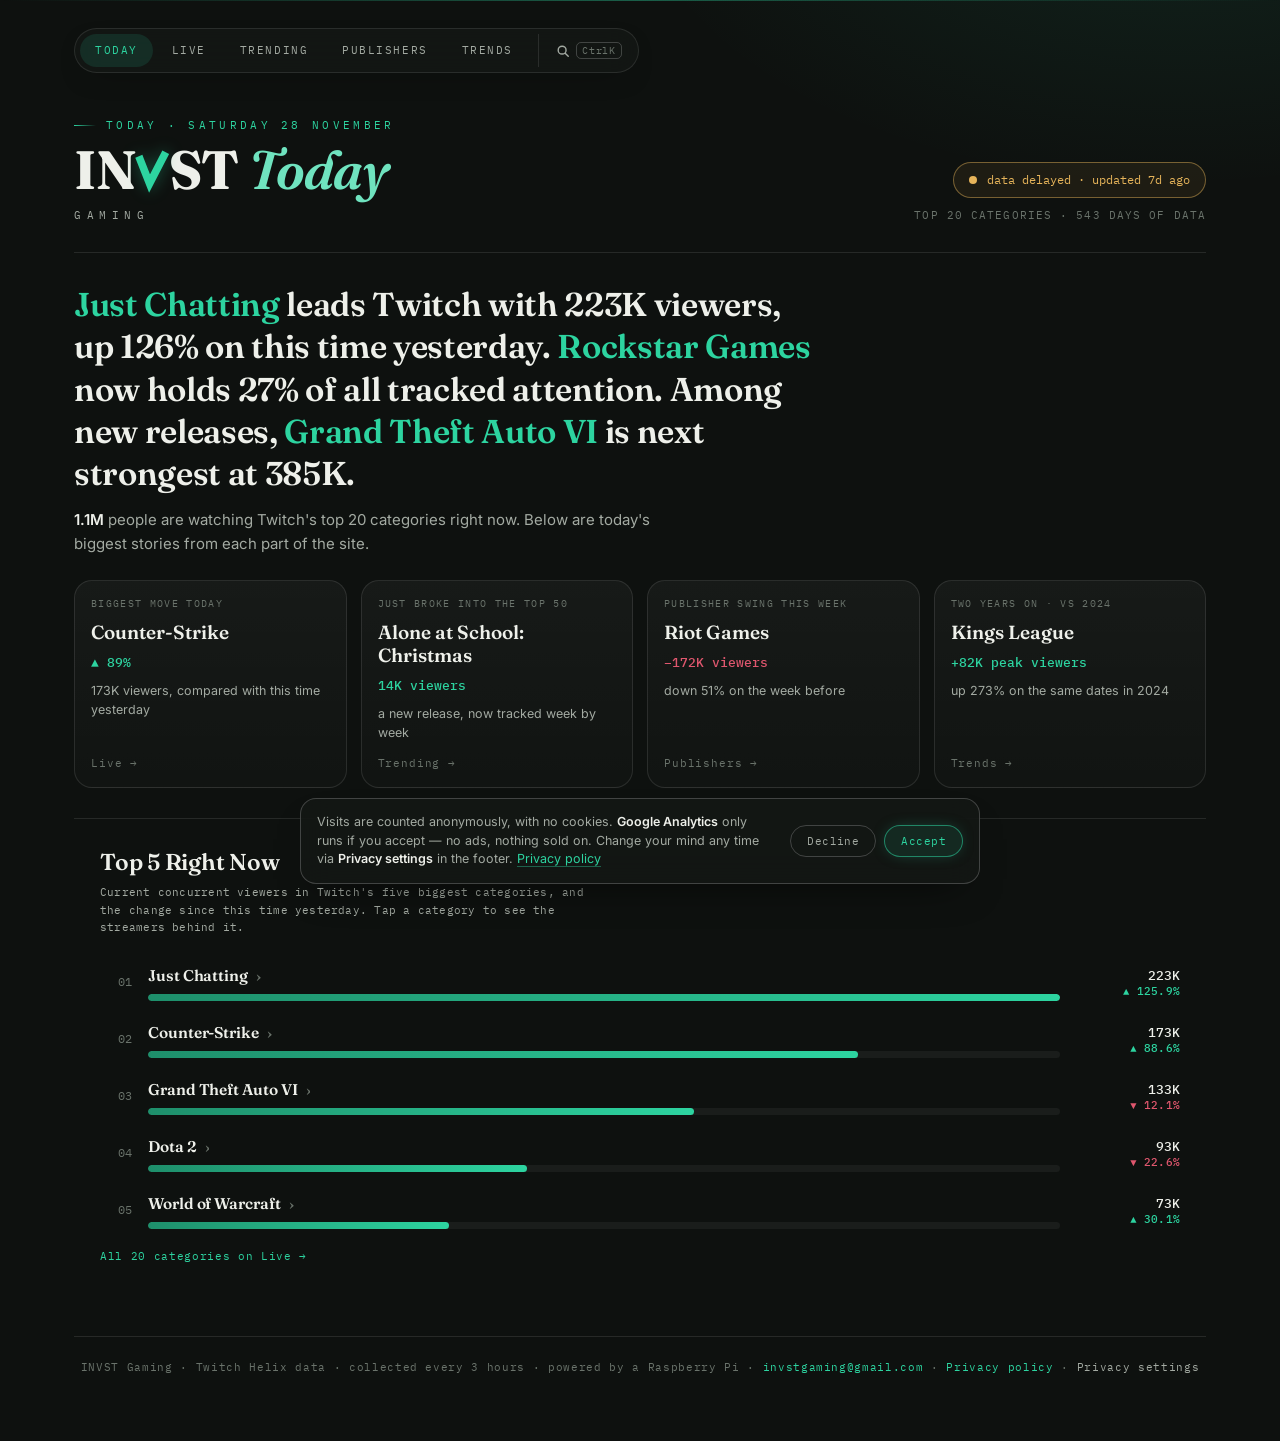
<file: index.html>
<!DOCTYPE html>
<html lang="en">
<head>
<meta charset="utf-8">
<meta name="viewport" content="width=device-width, initial-scale=1">
<meta name="google-site-verification" content="0txY2jdXtMMCRdWt_aU3gwZ22PjoeJbM5o6yFjJxJLI" />
<meta name="description" content="Free Twitch analytics: live viewers for the top categories, new games breaking out, publisher attention share and monthly rankings. Updated every 3 hours.">
<meta name="theme-color" content="#0e110f">
<meta property="og:type" content="website">
<meta property="og:site_name" content="INVST Gaming">
<meta property="og:title" content="Twitch Category Analytics & Viewership Trends">
<meta property="og:description" content="Free Twitch analytics: live viewers for the top categories, new games breaking out, publisher attention share and monthly rankings. Updated every 3 hours.">
<meta property="og:url" content="https://invstgaming.co.uk/">
<meta property="og:image" content="https://invstgaming.co.uk/assets/og.png">
<meta name="twitter:card" content="summary_large_image">
<title>Twitch Category Analytics & Viewership Trends | INVST Gaming</title>
<link rel="canonical" href="https://invstgaming.co.uk/">
<link rel="icon" type="image/svg+xml" href="assets/favicon.svg?v=2">
<link rel="preconnect" href="https://fonts.googleapis.com">
<link rel="preconnect" href="https://fonts.gstatic.com" crossorigin>
<link href="https://fonts.googleapis.com/css2?family=Fraunces:ital,opsz,wght@0,9..144,400;0,9..144,600;0,9..144,700;1,9..144,600&family=Inter:wght@400;500;600&family=IBM+Plex+Mono:wght@400;500;600&display=swap" rel="stylesheet">
<link rel="stylesheet" href="assets/style.css?v=28">
<script type="application/ld+json">
{
 "@context": "https://schema.org",
 "@graph": [
  {
   "@type": "WebSite",
   "@id": "https://invstgaming.co.uk/#website",
   "url": "https://invstgaming.co.uk/",
   "name": "INVST Gaming",
   "description": "Twitch category intelligence: live viewership, new-game breakouts, publisher attention share and historical rankings.",
   "publisher": {
    "@id": "https://invstgaming.co.uk/#org"
   },
   "inLanguage": "en-GB"
  },
  {
   "@type": "Organization",
   "@id": "https://invstgaming.co.uk/#org",
   "name": "INVST Gaming",
   "url": "https://invstgaming.co.uk/",
   "email": "invstgaming@gmail.com"
  }
 ]
}
</script>
</head>
<body>
<div class="wrap">
  <nav class="nav">
    <a href="/" class="active">Today</a>
    <a href="/live">Live</a>
    <a href="/trending">Trending</a>
    <a href="/publishers">Publishers</a>
    <a href="/historical">Trends</a>
  </nav>

  <header>
    <div class="brand">
      <div class="kicker" id="kicker">Today · Twitch category intelligence</div>
      <h1>IN<svg class="vmark" viewBox="0 0 38 42" overflow="visible" aria-hidden="true"><polyline points="5,8 16,36 33,3" stroke-width="9"/></svg>ST <span>Today</span></h1>
      <div class="wordsub">Gaming</div>
    </div>
    <div class="hmeta">
      <div class="status"><span class="dot"></span><span id="updated">connecting…</span></div>
      <div class="dateline" id="dateline"></div>
    </div>
  </header>

  <section class="today">
    <p class="headline skel js-err" id="headline" aria-live="polite"></p>
    <button type="button" class="hlmore" id="hlmore" aria-controls="headline" aria-expanded="false" hidden>More ↓</button>
    <p class="standfirst" id="standfirst"></p>
    <div class="hubgrid stories" id="stories">
      <div class="hubcard skel" aria-hidden="true"></div><div class="hubcard skel" aria-hidden="true"></div>
      <div class="hubcard skel" aria-hidden="true"></div><div class="hubcard skel" aria-hidden="true"></div>
    </div>
  </section>

  <section class="panel">
    <h2>Top 5 Right Now</h2>
    <div class="cap">Current concurrent viewers in Twitch's five biggest categories, and the change since this time yesterday. Tap a category to see the streamers behind it.</div>
    <div id="top5" class="js-err"><div class="skelrows" aria-hidden="true">
      <div class="skelrow"></div><div class="skelrow"></div><div class="skelrow"></div>
    </div></div>
    <a class="morelink" href="/live">All 20 categories on Live →</a>
  </section>

  <footer>INVST Gaming · Twitch Helix data · collected every 3 hours · powered by a Raspberry Pi · <a href="mailto:invstgaming@gmail.com">invstgaming@gmail.com</a></footer>
</div>

<script src="assets/common.js?v=30"></script>
<script>
/* "Today": the home page reads the latest snapshot plus the Trending, Publishers and
   Trends slices, and writes the day's story — a headline, then one card per page,
   each picking the most newsworthy item there and linking to where it continues. */
const pctOf = (now, before) => (before==null || !before || !isFinite(before)) ? null : (now-before)/before*100;
const ago = label => (label || "").replace(/^vs /, "");
const fmtDay = iso => new Date(iso).toLocaleDateString("en-GB", {weekday:"long", day:"numeric", month:"long", timeZone:"Europe/London"});

/* best-effort side slices: a failed fetch just drops that story, never the page */
const side = f => loadData(f).catch(() => ({}));

function buildToday(ov, tr, pb, hs){
  const cur = ov.current || [];
  const base = deltaBase(ov);
  const prev = (base && base.by_category) || {};
  const top = cur[0];
  const cohort = ((tr.breakout || {}).cohort || []).filter(m => m.trend !== "dropped" && m.latest);
  const pubs = (pb.publishers || {}).publishers || {};
  const lead = (pubs.standings || [])[0];
  const total = cur.reduce((s,c) => s + (c.viewership||0), 0);

  /* --- headline: who leads, who owns the attention, what's new --- */
  const s = [];
  if(top){
    const d = pctOf(top.viewership, prev[top.category]);
    const isNew = cohort.some(m => m.category === top.category);
    s.push(`${isNew ? "New release " : ""}<b>${esc(top.category)}</b> leads Twitch with ${fmt(top.viewership)} viewers` +
      (d!=null && Math.abs(d) >= 1 ? `, ${d>0?"up":"down"} ${Math.abs(d).toFixed(0)}% on ${esc(ago(base.label))}.` : "."));
  }
  if(lead && lead.share >= 10)
    s.push(`<b>${esc(lead.name)}</b> now holds ${lead.share.toFixed(0)}% of all tracked attention.`);
  const fresh = cohort.filter(m => !top || m.category !== top.category).sort((a,b) => b.latest - a.latest)[0];
  if(fresh)
    s.push(`Among new releases, <b>${esc(fresh.category)}</b> is next strongest at ${fmt(fresh.latest)}.`);
  /* first sentence always shows; on phones the rest sits behind "More ↓" */
  const h = document.getElementById("headline"), more = document.getElementById("hlmore");
  h.classList.remove("skel");
  h.innerHTML = (s[0] || "") + (s.length > 1 ? ` <span class="hlrest">${s.slice(1).join(" ")}</span>` : "");
  more.hidden = s.length < 2;

  document.getElementById("standfirst").innerHTML =
    `<b>${fmt(total)}</b> people are watching Twitch's top ${cur.length} categories right now. ` +
    `Below are today's biggest stories from each part of the site.`;
  const iso = ov.latest_snapshot || ov.generated_at;
  if(iso) document.getElementById("kicker").textContent = "Today · " + fmtDay(iso);
  const days = new Set((ov.trend || []).map(t => t.day)).size;
  document.getElementById("dateline").textContent = `Top ${cur.length} categories · ${days} days of data`;

  /* --- story cards: one per page --- */
  const cards = [];
  /* Live: the biggest move vs yesterday among sizeable categories (≥20K now) */
  const moves = cur.filter(c => c.viewership >= 2e4)
    .map(c => ({c, d: pctOf(c.viewership, prev[c.category])}))
    .filter(x => x.d != null && (!top || x.c.category !== top.category))
    .sort((a,b) => Math.abs(b.d) - Math.abs(a.d));
  if(moves[0]){
    const {c, d} = moves[0];
    cards.push({href:"/live#"+encodeURIComponent(c.category), kick:"Biggest move today", kickS:"Biggest move", title:c.category,
      fig:`${d>0?"▲":"▼"} ${Math.abs(d).toFixed(0)}%`, figS:`${d>0?"▲":"▼"} ${Math.abs(d).toFixed(0)}% today`, dir:d>0?"up":"down",
      detail:`${fmt(c.viewership)} viewers, compared with ${ago(base.label)}`, go:"Live"});
  }
  /* Trending: the strongest of this week's new draftees, else the strongest overall */
  const wk = Math.max(0, ...cohort.map(m => m.entry_week || 0));
  const newest = cohort.filter(m => m.entry_week === wk).sort((a,b) => b.latest - a.latest)[0] || fresh;
  if(newest)
    cards.push({href:"/trending", kick:"Just broke into the top 50", kickS:"New in top 50", title:newest.category,
      fig:fmt(newest.latest)+" viewers", dir:"up", detail:"a new release, now tracked week by week", go:"Trending"});
  /* Publishers: the largest swing that isn't the attention leader */
  const movers = [].concat(pubs.gainers || [], pubs.fallers || [])
    .filter(m => !lead || m.name !== lead.name).sort((a,b) => Math.abs(b.change) - Math.abs(a.change));
  if(movers[0]){
    const m = movers[0];
    cards.push({href:"/publishers", kick:"Publisher swing this week", kickS:"Publisher swing", title:m.name,
      fig:`${m.change>0?"+":"−"}${fmt(Math.abs(m.change))} viewers`, figS:`${m.change>0?"+":"−"}${fmt(Math.abs(m.change))} this week`, dir:m.change>0?"up":"down",
      detail:`${m.change>0?"up":"down"} ${Math.abs(m.pct).toFixed(0)}% on the week before`, go:"Publishers"});
  }
  /* Trends: the biggest riser on two years ago, among categories of real size */
  const mv = hs.movers || {};
  const riser = (mv.gainers || []).filter(m => m.change >= 5e4).sort((a,b) => b.change - a.change)[0] || (mv.gainers || [])[0];
  if(riser){
    const w = mv.window || {};
    cards.push({href:"/historical", kick:`Two years on${w.then_year ? " · vs "+w.then_year : ""}`, kickS:"Two years on", title:riser.category,
      fig:`+${fmt(riser.change)} peak viewers`, figS:`+${Math.round(riser.pct)}% vs ${w.then_year || "2 yrs ago"}`, dir:"up",
      detail:`up ${Math.round(riser.pct)}% on the same dates in ${w.then_year || "two years ago"}`, go:"Trends"});
  }
  document.getElementById("stories").innerHTML = cards.map(c => `
    <a class="hubcard story" href="${c.href}" data-go="${esc(c.go)}">
      <span class="skick"><span class="lg">${esc(c.kick)}</span><span class="sm">${esc(c.kickS || c.kick)}</span></span>
      <span class="stitle">${esc(c.title)}</span>
      <span class="sfig ${c.dir}"><span class="lg">${esc(c.fig)}</span><span class="sm">${esc(c.figS || c.fig)}</span></span>
      <span class="hubdesc">${esc(c.detail)}</span>
      <span class="sgo">${esc(c.go)} →</span>
    </a>`).join("");

  renderTop5(cur, prev);
}

function renderTop5(cur, prev){
  const five = cur.slice(0,5), el = document.getElementById("top5");
  if(!five.length){ el.innerHTML = '<div class="error">No current data yet.</div>'; return; }
  const max = five[0].viewership || 1;
  el.innerHTML = '<div class="rows">' + five.map((c,i) => {
    const d = pctOf(c.viewership, prev[c.category]);
    const mv = (d==null || Math.abs(d) < .05) ? "" :
      `<span class="vmove ${d>0?'up':'down'}">${d>0?'▲':'▼'} ${Math.abs(d).toFixed(1)}%</span>`;
    return `<a class="row xrow" href="/live#${encodeURIComponent(c.category)}" style="--i:${i};text-decoration:none;color:inherit">
      <div class="rank">${String(c.rank).padStart(2,'0')}</div>
      <div class="barwrap">
        <div class="barname"><span class="cat">${esc(c.category)}</span></div>
        <div class="track"><div class="fill" data-w="${(c.viewership/max*100).toFixed(1)}"></div></div>
      </div>
      <div class="views"><span class="vval">${fmt(c.viewership)}</span>${mv}</div>
    </a>`;
  }).join("") + '</div>';
  requestAnimationFrame(() => el.querySelectorAll(".fill").forEach(f => f.style.width = f.dataset.w + "%"));
}

/* phones: "More ↓" reveals the rest of the headline (the choice survives auto-refresh) */
document.getElementById("hlmore").addEventListener("click", e => {
  const h = document.getElementById("headline"), open = !h.classList.contains("open");
  h.classList.toggle("open", open);
  e.currentTarget.textContent = open ? "Less ↑" : "More ↓";
  e.currentTarget.setAttribute("aria-expanded", String(open));
  if(open) track("headline_more");
});

/* which story sent people where (hub_card_click in common.js covers the card itself) */
document.addEventListener("click", e => {
  const a = e.target.closest && e.target.closest(".story");
  if(a) track("today_story_click", { destination: a.dataset.go, story: (a.querySelector(".skick")||{}).textContent || "" });
});

function renderToday(ov){
  return Promise.all([side("trending.json"), side("publishers.json"), side("history.json")])
    .then(([tr, pb, hs]) => buildToday(ov, tr, pb, hs));
}

loadData("overview.json").then(ov => {
  setUpdated(ov);
  renderToday(ov);
  if(window.startAutoRefresh) startAutoRefresh("overview.json", ov, renderToday);
}).catch(showError);
</script>
</body>
</html>
</file>
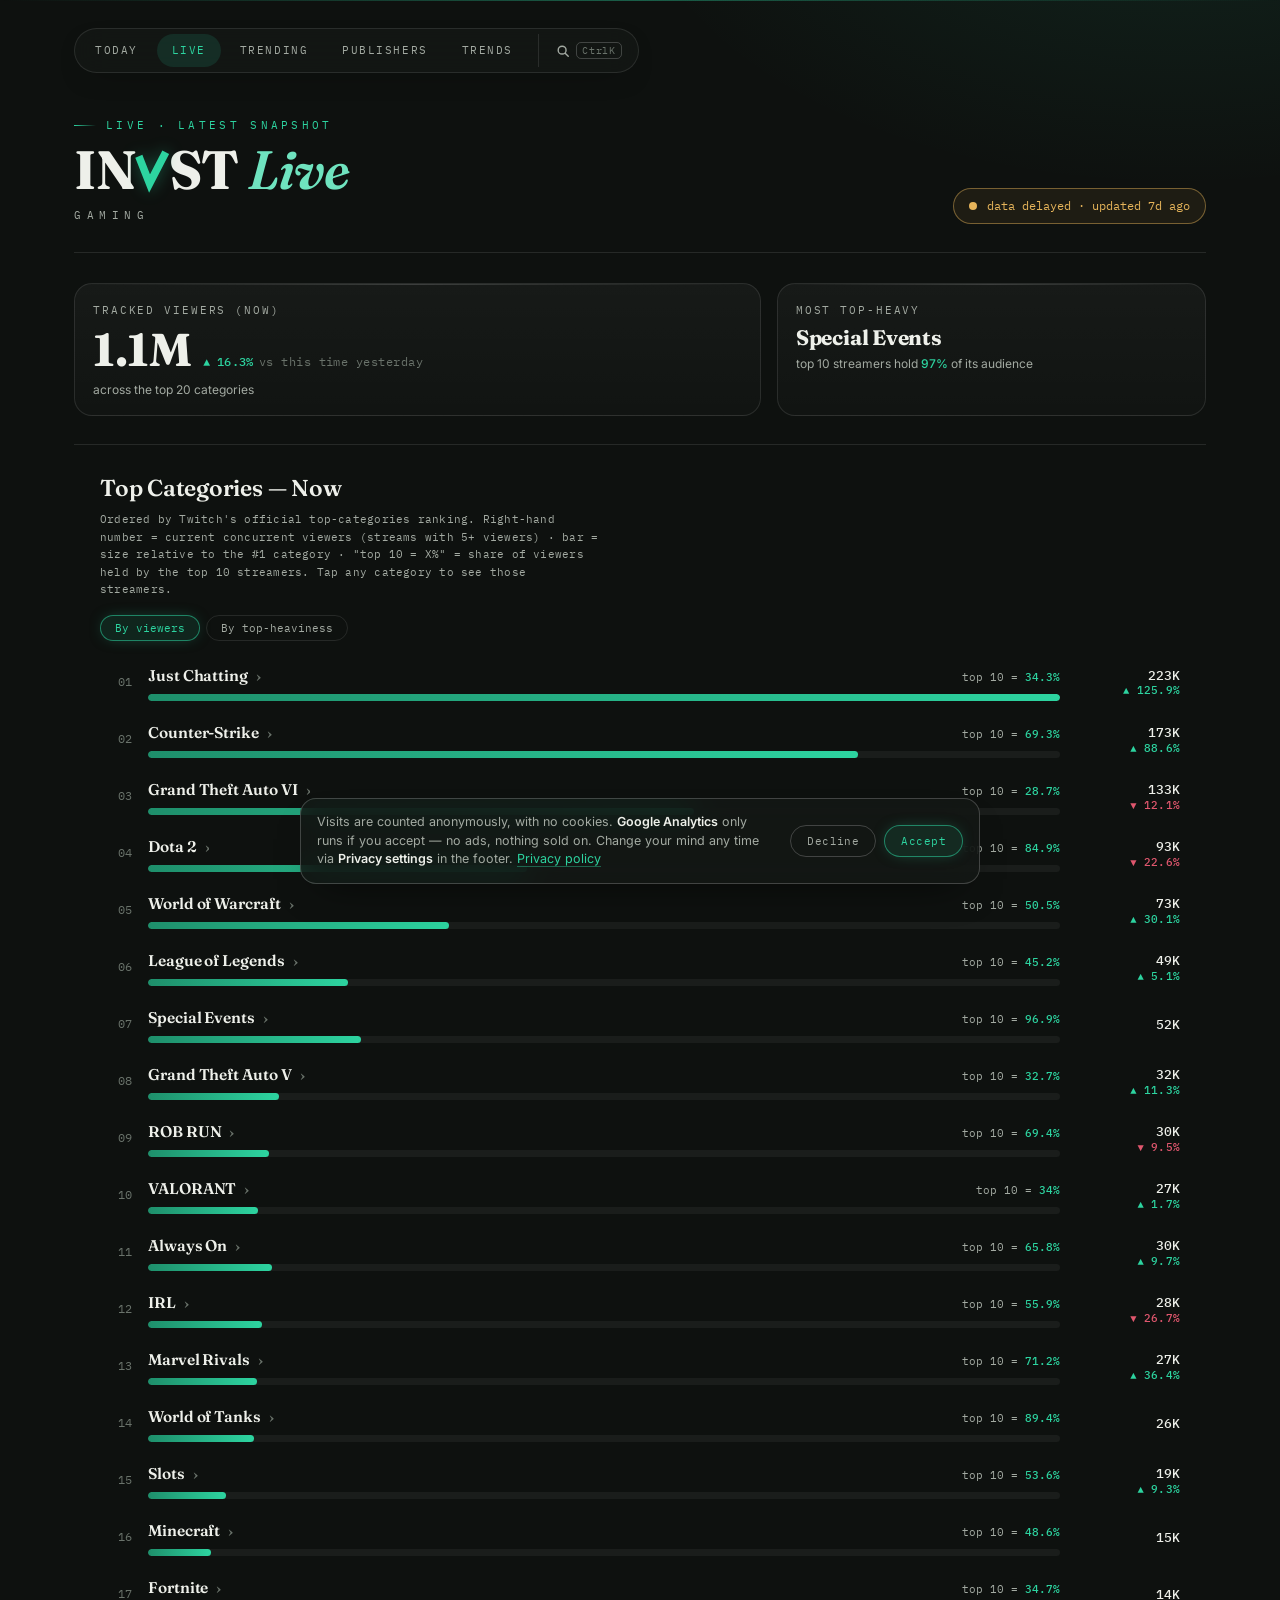
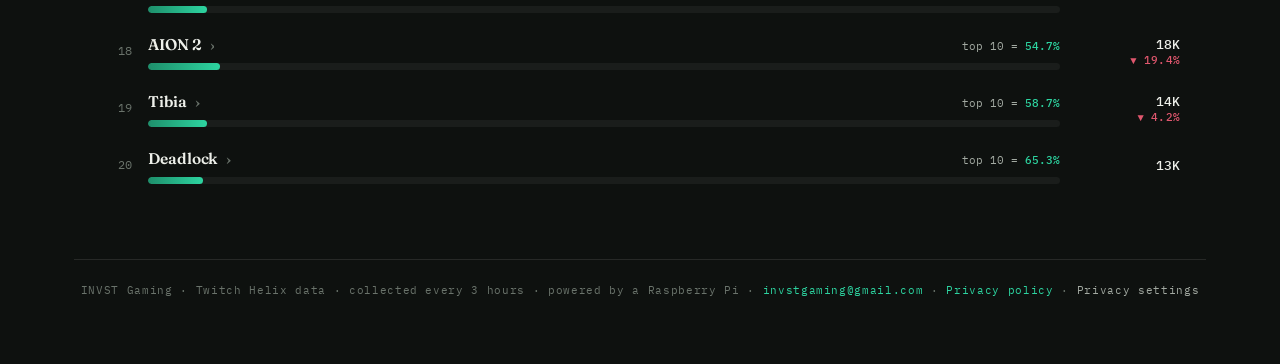
<file: live.html>
<!DOCTYPE html>
<html lang="en">
<head>
<meta charset="utf-8">
<meta name="viewport" content="width=device-width, initial-scale=1">
<meta name="description" content="The top 20 Twitch categories right now by live viewers, the top 10 streamers behind each, and which categories depend most on a few big streamers.">
<meta name="theme-color" content="#0e110f">
<meta property="og:type" content="website">
<meta property="og:site_name" content="INVST Gaming">
<meta property="og:title" content="Top Twitch Categories Right Now — Live Viewers">
<meta property="og:description" content="The top 20 Twitch categories right now by live viewers, the top 10 streamers behind each, and which categories depend most on a few big streamers.">
<meta property="og:url" content="https://invstgaming.co.uk/live">
<meta property="og:image" content="https://invstgaming.co.uk/assets/og.png">
<meta name="twitter:card" content="summary_large_image">
<title>Top Twitch Categories Right Now — Live Viewers | INVST Gaming</title>
<link rel="canonical" href="https://invstgaming.co.uk/live">
<link rel="icon" type="image/svg+xml" href="assets/favicon.svg?v=2">
<link rel="preconnect" href="https://fonts.googleapis.com">
<link rel="preconnect" href="https://fonts.gstatic.com" crossorigin>
<link href="https://fonts.googleapis.com/css2?family=Fraunces:ital,opsz,wght@0,9..144,400;0,9..144,600;0,9..144,700;1,9..144,600&family=Inter:wght@400;500;600&family=IBM+Plex+Mono:wght@400;500;600&display=swap" rel="stylesheet">
<link rel="stylesheet" href="assets/style.css?v=28">
<script type="application/ld+json">
{
 "@context": "https://schema.org",
 "@type": "Dataset",
 "name": "Top Twitch categories by live viewers",
 "description": "The top 20 Twitch categories by concurrent viewers in the latest snapshot, with the top 10 streamers in each and the share of each category's audience they hold.",
 "url": "https://invstgaming.co.uk/live",
 "creator": {
  "@type": "Organization",
  "name": "INVST Gaming",
  "url": "https://invstgaming.co.uk/"
 },
 "publisher": {
  "@type": "Organization",
  "name": "INVST Gaming",
  "url": "https://invstgaming.co.uk/"
 },
 "isAccessibleForFree": true,
 "isPartOf": {
  "@id": "https://invstgaming.co.uk/#website"
 },
 "temporalCoverage": "2026-06-05/..",
 "variableMeasured": [
  "Concurrent viewers",
  "Top-10 streamer share of viewers"
 ],
 "measurementTechnique": "Snapshots of the Twitch Helix API (top 50 categories and their streams) every 3 hours",
 "keywords": [
  "Twitch",
  "Twitch categories",
  "live viewers",
  "streaming analytics"
 ],
 "distribution": [
  {
   "@type": "DataDownload",
   "encodingFormat": "application/json",
   "contentUrl": "https://invstgaming.co.uk/live.json"
  }
 ]
}
</script>
</head>
<body>
<div class="wrap">
  <nav class="nav">
    <a href="/">Today</a>
    <a href="/live" class="active">Live</a>
    <a href="/trending">Trending</a>
    <a href="/publishers">Publishers</a>
    <a href="/historical">Trends</a>
  </nav>

  <header>
    <div class="brand">
      <div class="kicker">Live · latest snapshot</div>
      <h1>IN<svg class="vmark" viewBox="0 0 38 42" overflow="visible" aria-hidden="true"><polyline points="5,8 16,36 33,3" stroke-width="9"/></svg>ST <span>Live</span></h1>
      <div class="wordsub">Gaming</div>
    </div>
    <div class="status"><span class="dot"></span><span id="updated">connecting…</span></div>
  </header>

  <div class="kpis js-err" id="kpis">
    <div class="kpi lead skel" aria-hidden="true"></div><div class="kpi skel" aria-hidden="true"></div>
  </div>

  <section class="panel">
    <h2 id="cats-title">Top Categories — Now</h2>
    <div class="cap" id="cats-cap"></div>
    <div class="listctl"><div class="pills" role="group" aria-label="Sort categories">
      <button type="button" class="cpill" data-sort="viewers">By viewers</button>
      <button type="button" class="cpill" data-sort="heavy">By top-heaviness</button>
    </div></div>
    <div id="cats" class="js-err"><div class="skelrows" aria-hidden="true">
      <div class="skelrow"></div><div class="skelrow"></div><div class="skelrow"></div>
      <div class="skelrow"></div><div class="skelrow"></div><div class="skelrow"></div>
    </div></div>
  </section>

  <footer>INVST Gaming · Twitch Helix data · collected every 3 hours · powered by a Raspberry Pi · <a href="mailto:invstgaming@gmail.com">invstgaming@gmail.com</a></footer>
</div>

<script src="assets/common.js?v=30"></script>
<script>
/* lede: the page's headline figures — total audience now (with movement vs the
   previous snapshot) and the category leaning hardest on its top 10 */
function renderLiveKpis(data){
  const el=document.getElementById("kpis");
  const cur=data.current||[];
  if(!el) return;
  if(!cur.length){ el.remove(); return; }
  const total=cur.reduce((s,c)=>s+(c.viewership||0),0);
  const prev=deltaBase(data);
  const delta=(prev&&prev.total)?(total-prev.total)/prev.total*100:null;
  const frag=[...cur].filter(c=>c.top10_pct!=null).sort((a,b)=>b.top10_pct-a.top10_pct)[0];
  el.innerHTML=`
    <div class="kpi lead">
      <div class="label">Tracked Viewers (now)</div>
      <div class="valrow"><div class="val">${fmt(total)}</div>${deltaHtml(delta, prev&&prev.label)}</div>
      <div class="sub">across the top ${cur.length} categories</div>
    </div>
    <div class="kpi">
      <div class="label">Most Top-Heavy</div>
      <div class="valrow"><div class="val sm">${frag?esc(frag.category):"—"}</div></div>
      <div class="sub">${frag?`top 10 streamers hold <b>${frag.top10_pct.toFixed(0)}%</b> of its audience`:""}</div>
    </div>`;
}

/* one list, two orders: Twitch's ranking by viewers, or by how much of each
   category's audience sits with its top 10 streamers (what used to be the separate
   Fragility list). The choice survives auto-refresh; /live?sort=heavy opens on it. */
const SORT_COPY = {
  viewers: ["Top Categories — Now",
    "Ordered by Twitch's official top-categories ranking. Right-hand number = current concurrent viewers (streams with 5+ viewers) · bar = size relative to the #1 category · \"top 10 = X%\" = share of viewers held by the top 10 streamers. Tap any category to see those streamers."],
  heavy: ["Most Top-Heavy — Now",
    "The same categories, ranked by how much of their audience sits with just the top 10 streamers. A high share means the category leans on a few big names — if they go offline, it empties out. Flagged <span class=\"tag\">fragile</span> above 80%. Tap any category to see those streamers."],
};
renderCats.sort = new URLSearchParams(location.search).get("sort") === "heavy" ? "heavy" : "viewers";

function renderCats(data){
  const cur=data.current||[];
  const el=document.getElementById("cats");
  const mode=renderCats.sort;
  document.getElementById("cats-title").textContent=SORT_COPY[mode][0];
  document.getElementById("cats-cap").innerHTML=SORT_COPY[mode][1];
  document.querySelectorAll(".listctl .cpill").forEach(b=>b.classList.toggle("on", b.dataset.sort===mode));
  if(!cur.length){el.innerHTML='<div class="error">No current data yet.</div>';return;}
  const max=Math.max(...cur.map(c=>c.viewership||0))||1;
  const base=deltaBase(data);
  const prevByCat=(base&&base.by_category)||{};
  const heavy = mode==="heavy";
  const list = heavy ? cur.filter(c=>c.top10_pct!=null).sort((a,b)=>b.top10_pct-a.top10_pct) : cur;
  el.innerHTML = '<div class="rows">'+list.map((c,i)=>`
    <div class="row xrow" data-cat="${esc(c.category)}" role="button" tabindex="0" aria-expanded="false" style="--i:${i}">
      <div class="rank">${String(heavy ? i+1 : c.rank).padStart(2,'0')}</div>
      <div class="barwrap">
        <div class="barname">
          <span class="cat">${esc(c.category)}${heavy && c.top10_pct>=80?' <span class="tag">fragile</span>':''}</span>
          ${heavy
            ? `<span class="conc">${fmt(c.viewership)} viewers</span>`
            : `<span class="conc">top 10 = <b>${c.top10_pct!=null?c.top10_pct+'%':'—'}</b></span>`}
        </div>
        <div class="track">${heavy
          ? `<div class="fill ${c.top10_pct>=95?'crit':c.top10_pct>=80?'warn':'ok'}" data-w="${c.top10_pct.toFixed(1)}"></div>`
          : `<div class="fill" data-w="${(c.viewership/max*100).toFixed(1)}"></div>`}</div>
      </div>
      <div class="views">${heavy
        ? `<span class="vval">${c.top10_pct.toFixed(0)}%</span>`
        : `<span class="vval">${fmt(c.viewership)}</span>${moveHtml(c,prevByCat)}`}</div>
    </div>`).join("")+'</div>';
  requestAnimationFrame(()=>el.querySelectorAll(".fill").forEach(f=>f.style.width=f.dataset.w+"%"));
  /* flash any viewer counts that changed since the previous render (auto-refresh) */
  const prev=renderCats._last||{};
  cur.forEach(c=>{
    if(prev[c.category]!=null && prev[c.category]!==c.viewership){
      const row=el.querySelector('.xrow[data-cat="'+CSS.escape(c.category)+'"]');
      flash(row && row.querySelector(".views"));
    }
  });
  renderCats._last=Object.fromEntries(cur.map(c=>[c.category,c.viewership]));
}

/* viewership change vs the previous snapshot, shown under each category's count */
function moveHtml(c, prevByCat){
  const before=prevByCat[c.category];
  if(before==null||before===0) return "";
  const d=(c.viewership-before)/before*100;
  if(!isFinite(d)||Math.abs(d)<0.05) return "";
  const up=d>0;
  return `<span class="vmove ${up?'up':'down'}">${up?'▲':'▼'} ${Math.abs(d).toFixed(1)}%</span>`;
}

function streamerPanel(data, cat){
  const list = (data.streamers || {})[cat];
  if(!list || !list.length)
    return '<div class="xp"><div class="xpnone">No streamer detail yet — arrives with the next data cycle.</div></div>';
  const max = Math.max(...list.map(s => s.viewers || 0)) || 1;
  return '<div class="xp">' + list.map(s => `
    <div class="xprow">
      <span class="xrank">${String(s.rank).padStart(2,'0')}</span>
      <span class="xname">${esc(s.name)}</span>
      <span class="xtrack"><span class="xfill" style="width:${(s.viewers/max*100).toFixed(1)}%"></span></span>
      <span class="xshare">${s.share_pct!=null ? s.share_pct.toFixed(1)+'%' : '—'}</span>
      <span class="xviews">${fmt(s.viewers)}</span>
    </div>`).join("") + '</div>';
}

function wireExpand(el, data){
  /* height-animated open/close; the .closing fallback timeout covers the
     rare case where transitionend never fires */
  const close = x => {
    if(x.classList.contains("closing")) return;
    x.style.height = x.scrollHeight+"px";
    x.offsetHeight;
    x.classList.add("closing");
    x.style.height = "0";
    x.addEventListener("transitionend", () => x.remove(), {once:true});
    setTimeout(() => x.remove(), 450);
  };
  const toggle = (row, silent) => {
    const next = row.nextElementSibling;
    const wasOpen = next && next.classList.contains("xpwrap") && !next.classList.contains("closing");
    el.querySelectorAll(".xpwrap").forEach(close);
    el.querySelectorAll(".xrow.open").forEach(r => {
      r.classList.remove("open");
      r.setAttribute("aria-expanded","false");
    });
    if(!wasOpen){
      const d = document.createElement("div");
      d.className = "xpwrap";
      d.innerHTML = streamerPanel(data, row.dataset.cat);
      row.after(d);
      const h = d.scrollHeight;
      d.style.height = "0"; d.style.opacity = "0";
      d.offsetHeight;
      d.style.height = h+"px"; d.style.opacity = "1";
      d.addEventListener("transitionend", () => { d.style.height = ""; }, {once:true});
      row.classList.add("open");
      row.setAttribute("aria-expanded","true");
      if(!silent) track("category_expand", { category: row.dataset.cat });
    }
  };
  el._toggle = toggle;   // lets a re-render restore the open row without tracking it
  el.querySelectorAll(".xrow").forEach(row => {
    row.addEventListener("click", () => toggle(row));
    row.addEventListener("keydown", e => {
      if(e.key === "Enter" || e.key === " "){ e.preventDefault(); toggle(row); }
    });
  });
}

function renderLive(data){
  renderLive._data = data;
  /* preserve which category is expanded across an auto-refresh re-render */
  const open=document.querySelector("#cats .xrow.open");
  const openCat=open?open.dataset.cat:null;
  renderLiveKpis(data);
  renderCats(data);
  wireExpand(document.getElementById("cats"), data);
  if(openCat){
    const cats=document.getElementById("cats");
    const row=cats.querySelector('.xrow[data-cat="'+CSS.escape(openCat)+'"]');
    if(row) cats._toggle(row, true);   // silent: a refresh isn't a user expand
  }
}

/* deep link: /live#<category> opens and scrolls to that category */
function openCategoryByHash(){
  const cat=decodeURIComponent((location.hash||"").replace(/^#/,""));
  if(!cat) return;
  const row=document.querySelector('#cats .xrow[data-cat="'+CSS.escape(cat)+'"]');
  if(row){
    if(!row.classList.contains("open")) row.click();
    row.scrollIntoView({behavior:"smooth", block:"center"});
  }
}
window.addEventListener("hashchange", openCategoryByHash);

/* sort switch: re-render the one list in the other order (keeps any open row) */
document.querySelectorAll(".listctl .cpill").forEach(b => b.addEventListener("click", () => {
  if(renderCats.sort === b.dataset.sort || !renderLive._data) return;
  renderCats.sort = b.dataset.sort;
  const u = new URL(location.href);
  if(b.dataset.sort === "heavy") u.searchParams.set("sort","heavy"); else u.searchParams.delete("sort");
  history.replaceState(null, "", u);
  renderLive(renderLive._data);
  track("live_sort", { sort: b.dataset.sort });
}));

loadData("live.json").then(data=>{
  setUpdated(data);
  renderLive(data);
  openCategoryByHash();
  if(window.startAutoRefresh) startAutoRefresh("live.json", data, renderLive);
}).catch(showError);
</script>
</body>
</html>
</file>
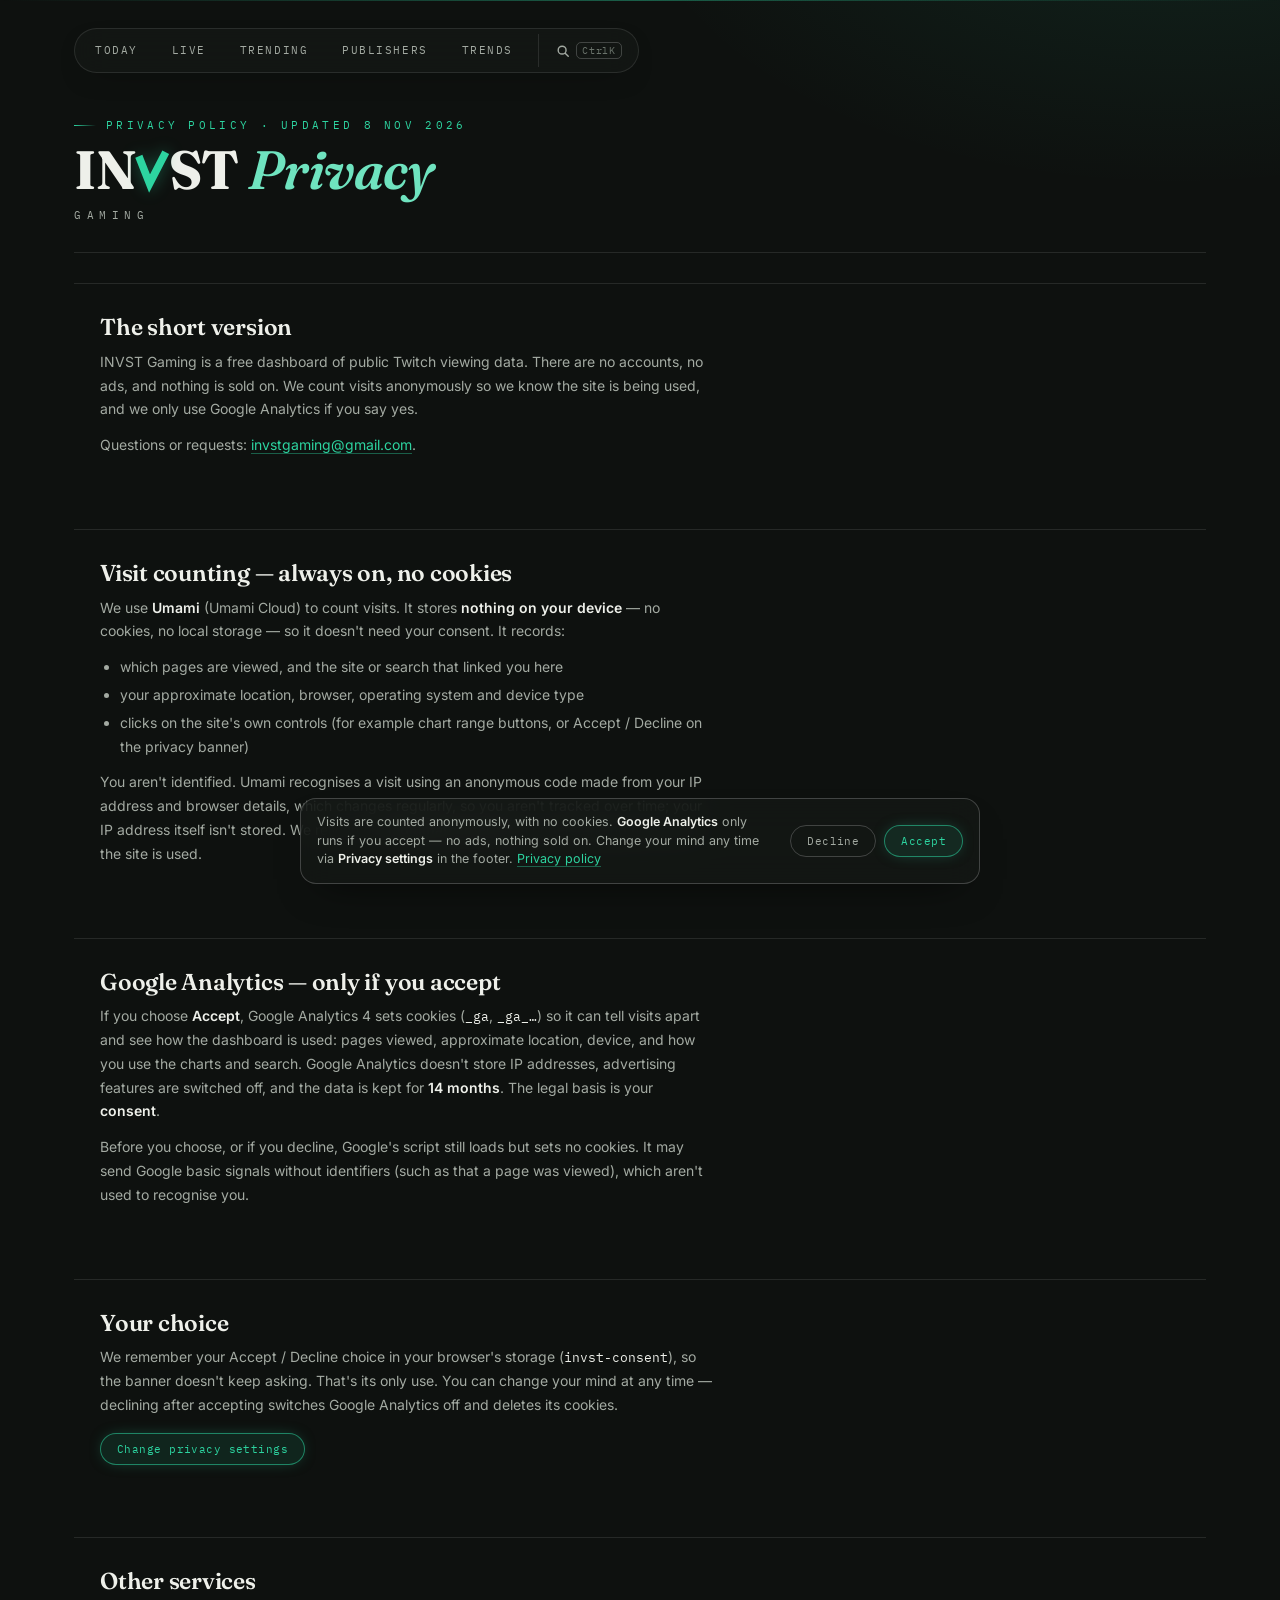
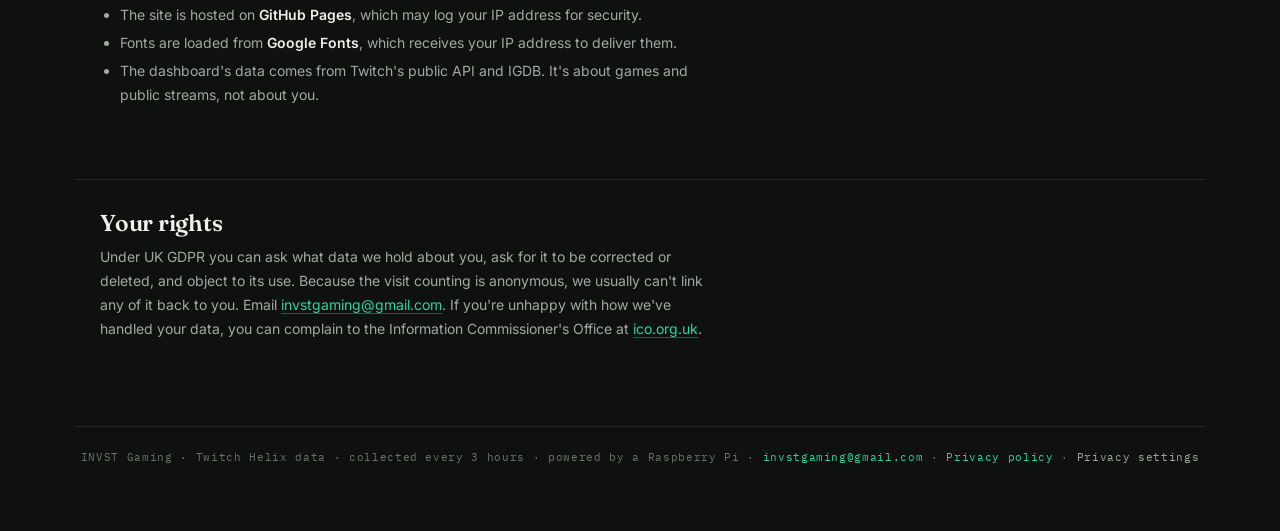
<file: privacy.html>
<!DOCTYPE html>
<html lang="en">
<head>
<meta charset="utf-8">
<meta name="viewport" content="width=device-width, initial-scale=1">
<meta name="description" content="INVST Gaming — Privacy policy: what this site measures, how, and how to change your choice.">
<meta name="theme-color" content="#0e110f">
<meta property="og:type" content="website">
<meta property="og:site_name" content="INVST Gaming">
<meta property="og:title" content="Privacy Policy">
<meta property="og:description" content="What INVST Gaming measures, how, and how to change your choice.">
<meta property="og:url" content="https://invstgaming.co.uk/privacy">
<meta property="og:image" content="https://invstgaming.co.uk/assets/og.png">
<title>Privacy Policy | INVST Gaming</title>
<link rel="canonical" href="https://invstgaming.co.uk/privacy">
<link rel="icon" type="image/svg+xml" href="assets/favicon.svg?v=2">
<link rel="preconnect" href="https://fonts.googleapis.com">
<link rel="preconnect" href="https://fonts.gstatic.com" crossorigin>
<link href="https://fonts.googleapis.com/css2?family=Fraunces:ital,opsz,wght@0,9..144,400;0,9..144,600;0,9..144,700;1,9..144,600&family=Inter:wght@400;500;600&family=IBM+Plex+Mono:wght@400;500;600&display=swap" rel="stylesheet">
<link rel="stylesheet" href="assets/style.css?v=28">
</head>
<body>
<div class="wrap">
  <nav class="nav">
    <a href="/">Today</a>
    <a href="/live">Live</a>
    <a href="/trending">Trending</a>
    <a href="/publishers">Publishers</a>
    <a href="/historical">Trends</a>
  </nav>

  <header>
    <div class="brand">
      <div class="kicker">Privacy policy · updated 8 Nov 2026</div>
      <h1>IN<svg class="vmark" viewBox="0 0 38 42" overflow="visible" aria-hidden="true"><polyline points="5,8 16,36 33,3" stroke-width="9"/></svg>ST <span>Privacy</span></h1>
      <div class="wordsub">Gaming</div>
    </div>
  </header>

  <section class="panel">
    <h2>The short version</h2>
    <div class="prose">
      <p>INVST Gaming is a free dashboard of public Twitch viewing data. There are no accounts, no ads, and nothing is sold on. We count visits anonymously so we know the site is being used, and we only use Google Analytics if you say yes.</p>
      <p>Questions or requests: <a href="mailto:invstgaming@gmail.com">invstgaming@gmail.com</a>.</p>
    </div>
  </section>

  <section class="panel">
    <h2>Visit counting — always on, no cookies</h2>
    <div class="prose">
      <p>We use <b>Umami</b> (Umami Cloud) to count visits. It stores <b>nothing on your device</b> — no cookies, no local storage — so it doesn't need your consent. It records:</p>
      <ul>
        <li>which pages are viewed, and the site or search that linked you here</li>
        <li>your approximate location, browser, operating system and device type</li>
        <li>clicks on the site's own controls (for example chart range buttons, or Accept / Decline on the privacy banner)</li>
      </ul>
      <p>You aren't identified. Umami recognises a visit using an anonymous code made from your IP address and browser details, which changes regularly, so you aren't tracked over time; your IP address itself isn't stored. We rely on our <b>legitimate interest</b> in understanding how much the site is used.</p>
    </div>
  </section>

  <section class="panel">
    <h2>Google Analytics — only if you accept</h2>
    <div class="prose">
      <p>If you choose <b>Accept</b>, Google Analytics 4 sets cookies (<code>_ga</code>, <code>_ga_…</code>) so it can tell visits apart and see how the dashboard is used: pages viewed, approximate location, device, and how you use the charts and search. Google Analytics doesn't store IP addresses, advertising features are switched off, and the data is kept for <b>14 months</b>. The legal basis is your <b>consent</b>.</p>
      <p>Before you choose, or if you decline, Google's script still loads but sets no cookies. It may send Google basic signals without identifiers (such as that a page was viewed), which aren't used to recognise you.</p>
    </div>
  </section>

  <section class="panel">
    <h2>Your choice</h2>
    <div class="prose">
      <p>We remember your Accept / Decline choice in your browser's storage (<code>invst-consent</code>), so the banner doesn't keep asking. That's its only use. You can change your mind at any time — declining after accepting switches Google Analytics off and deletes its cookies.</p>
      <p><button type="button" class="consent-btn ok" onclick="openPrivacySettings()">Change privacy settings</button></p>
    </div>
  </section>

  <section class="panel">
    <h2>Other services</h2>
    <div class="prose">
      <ul>
        <li>The site is hosted on <b>GitHub Pages</b>, which may log your IP address for security.</li>
        <li>Fonts are loaded from <b>Google Fonts</b>, which receives your IP address to deliver them.</li>
        <li>The dashboard's data comes from Twitch's public API and IGDB. It's about games and public streams, not about you.</li>
      </ul>
    </div>
  </section>

  <section class="panel">
    <h2>Your rights</h2>
    <div class="prose">
      <p>Under UK GDPR you can ask what data we hold about you, ask for it to be corrected or deleted, and object to its use. Because the visit counting is anonymous, we usually can't link any of it back to you. Email <a href="mailto:invstgaming@gmail.com">invstgaming@gmail.com</a>. If you're unhappy with how we've handled your data, you can complain to the Information Commissioner's Office at <a href="https://ico.org.uk/make-a-complaint/">ico.org.uk</a>.</p>
    </div>
  </section>

  <footer>INVST Gaming · Twitch Helix data · collected every 3 hours · powered by a Raspberry Pi · <a href="mailto:invstgaming@gmail.com">invstgaming@gmail.com</a></footer>
</div>

<script src="assets/common.js?v=30"></script>
</body>
</html>
</file>
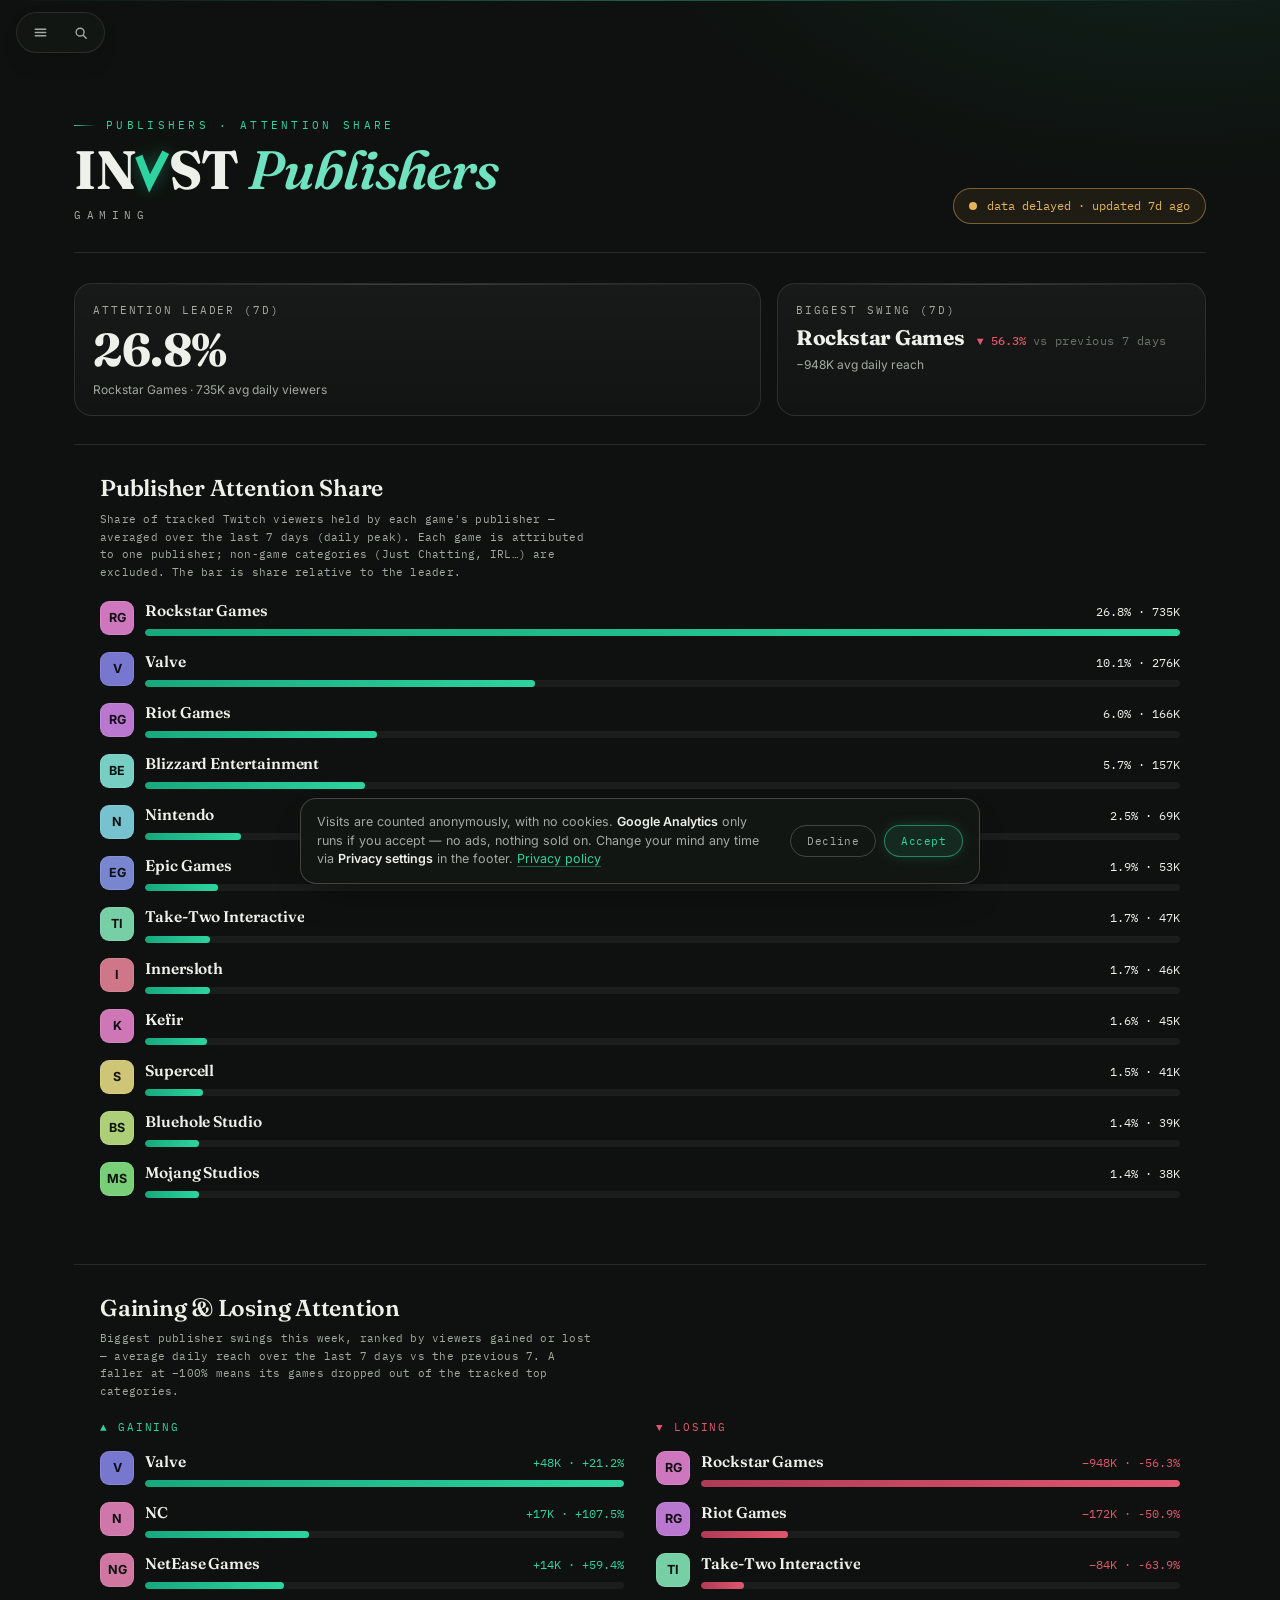
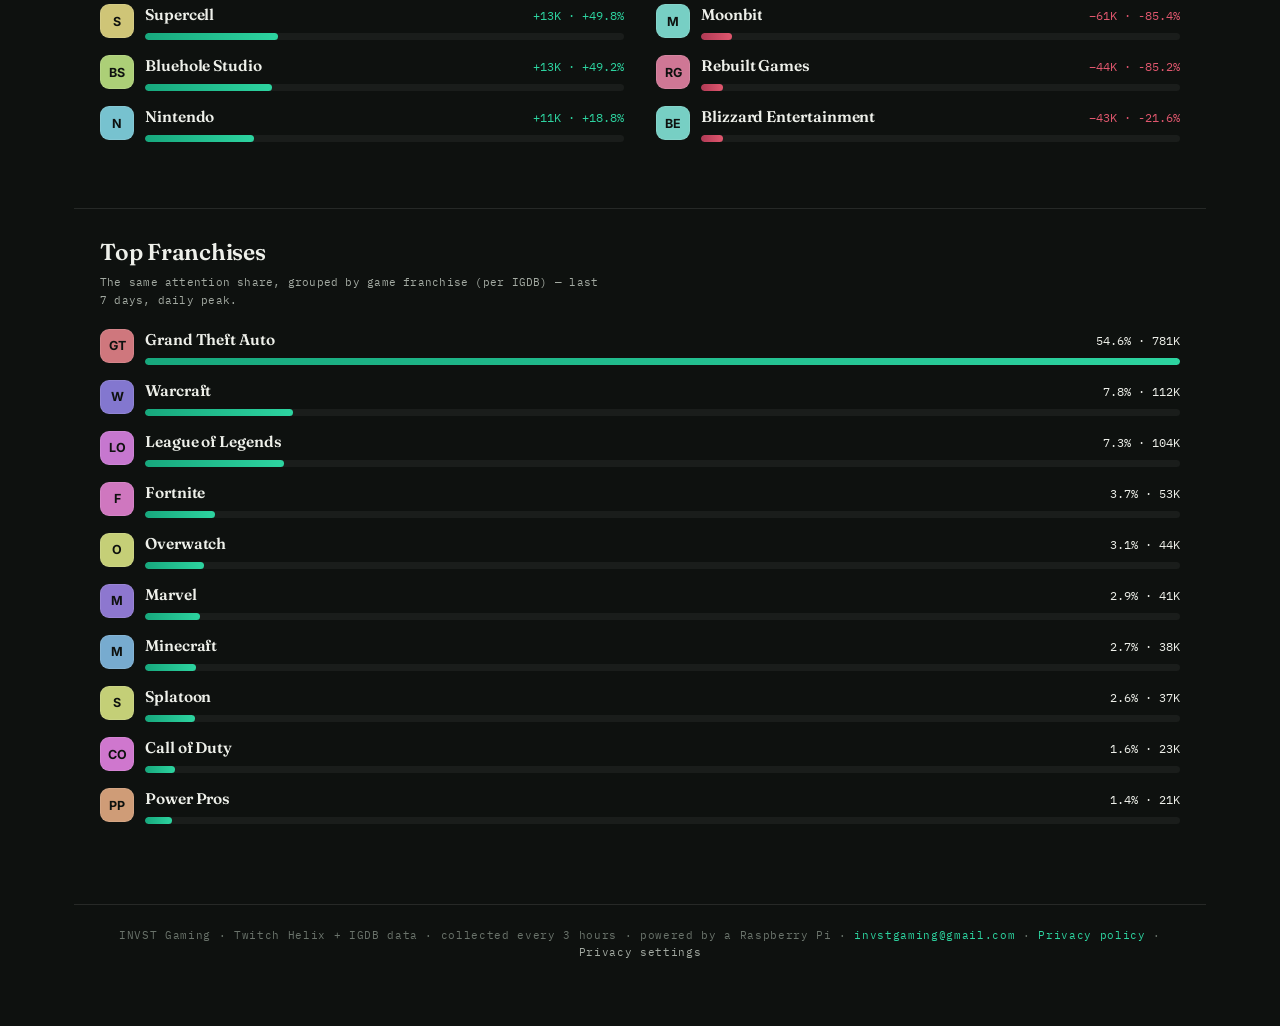
<file: publishers.html>
<!DOCTYPE html>
<html lang="en">
<head>
<meta charset="utf-8">
<meta name="viewport" content="width=device-width, initial-scale=1">
<meta name="description" content="Which game publishers and franchises hold the most Twitch viewing attention, their share of the top categories, and who gained or lost viewers this week.">
<meta name="theme-color" content="#0e110f">
<meta property="og:type" content="website">
<meta property="og:site_name" content="INVST Gaming">
<meta property="og:title" content="Twitch Viewership by Game Publisher">
<meta property="og:description" content="Which game publishers and franchises hold the most Twitch viewing attention, their share of the top categories, and who gained or lost viewers this week.">
<meta property="og:url" content="https://invstgaming.co.uk/publishers">
<meta property="og:image" content="https://invstgaming.co.uk/assets/og.png">
<meta name="twitter:card" content="summary_large_image">
<title>Twitch Viewership by Game Publisher | INVST Gaming</title>
<link rel="canonical" href="https://invstgaming.co.uk/publishers">
<link rel="icon" type="image/svg+xml" href="assets/favicon.svg?v=2">
<link rel="preconnect" href="https://fonts.googleapis.com">
<link rel="preconnect" href="https://fonts.gstatic.com" crossorigin>
<link href="https://fonts.googleapis.com/css2?family=Fraunces:ital,opsz,wght@0,9..144,400;0,9..144,600;0,9..144,700;1,9..144,600&family=Inter:wght@400;500;600&family=IBM+Plex+Mono:wght@400;500;600&display=swap" rel="stylesheet">
<link rel="stylesheet" href="assets/style.css?v=28">
<script type="application/ld+json">
{
 "@context": "https://schema.org",
 "@type": "Dataset",
 "name": "Twitch attention share by game publisher and franchise",
 "description": "Each game publisher's and franchise's share of Twitch viewing across the top categories, from 7-day average daily peak viewers, plus week-on-week gainers and losers.",
 "url": "https://invstgaming.co.uk/publishers",
 "creator": {
  "@type": "Organization",
  "name": "INVST Gaming",
  "url": "https://invstgaming.co.uk/"
 },
 "publisher": {
  "@type": "Organization",
  "name": "INVST Gaming",
  "url": "https://invstgaming.co.uk/"
 },
 "isAccessibleForFree": true,
 "isPartOf": {
  "@id": "https://invstgaming.co.uk/#website"
 },
 "temporalCoverage": "2026-06-05/..",
 "variableMeasured": [
  "Attention share",
  "7-day average daily peak viewers"
 ],
 "measurementTechnique": "Snapshots of the Twitch Helix API (top 50 categories and their streams) every 3 hours",
 "keywords": [
  "Twitch",
  "game publishers",
  "franchises",
  "attention share",
  "games industry"
 ],
 "distribution": [
  {
   "@type": "DataDownload",
   "encodingFormat": "application/json",
   "contentUrl": "https://invstgaming.co.uk/publishers.json"
  }
 ]
}
</script>
</head>
<body>
<div class="wrap">
  <nav class="nav">
    <a href="/">Today</a>
    <a href="/live">Live</a>
    <a href="/trending">Trending</a>
    <a href="/publishers" class="active">Publishers</a>
    <a href="/historical">Trends</a>
  </nav>

  <header>
    <div class="brand">
      <div class="kicker">Publishers · attention share</div>
      <h1>IN<svg class="vmark" viewBox="0 0 38 42" overflow="visible" aria-hidden="true"><polyline points="5,8 16,36 33,3" stroke-width="9"/></svg>ST <span>Publishers</span></h1>
      <div class="wordsub">Gaming</div>
    </div>
    <div class="status"><span class="dot"></span><span id="updated">connecting…</span></div>
  </header>

  <div class="kpis js-err" id="kpis">
    <div class="kpi lead skel" aria-hidden="true"></div><div class="kpi skel" aria-hidden="true"></div>
  </div>

  <section class="panel">
    <h2>Publisher Attention Share</h2>
    <div class="cap">Share of tracked Twitch viewers held by each game's publisher — averaged over the last 7 days (daily peak). Each game is attributed to one publisher; non-game categories (Just Chatting, IRL…) are excluded. The bar is share relative to the leader.</div>
    <div id="pubshare" class="js-err"><div class="skelrows" aria-hidden="true">
      <div class="skelrow"></div><div class="skelrow"></div><div class="skelrow"></div>
      <div class="skelrow"></div><div class="skelrow"></div><div class="skelrow"></div>
    </div></div>
  </section>

  <section class="panel alt">
    <h2>Gaining &amp; Losing Attention</h2>
    <div class="cap">Biggest publisher swings this week, ranked by viewers gained or lost — average daily reach over the last 7 days vs the previous 7. A faller at −100% means its games dropped out of the tracked top categories.</div>
    <div id="pubmovers" class="js-err"><div class="skelrows" aria-hidden="true">
      <div class="skelrow"></div><div class="skelrow"></div><div class="skelrow"></div>
      <div class="skelrow"></div><div class="skelrow"></div><div class="skelrow"></div>
    </div></div>
  </section>

  <section class="panel">
    <h2>Top Franchises</h2>
    <div class="cap">The same attention share, grouped by game franchise (per IGDB) — last 7 days, daily peak.</div>
    <div id="franchises" class="js-err"><div class="skelrows" aria-hidden="true">
      <div class="skelrow"></div><div class="skelrow"></div><div class="skelrow"></div>
      <div class="skelrow"></div><div class="skelrow"></div><div class="skelrow"></div>
    </div></div>
  </section>

  <footer>INVST Gaming · Twitch Helix + IGDB data · collected every 3 hours · powered by a Raspberry Pi · <a href="mailto:invstgaming@gmail.com">invstgaming@gmail.com</a></footer>
</div>

<script src="assets/common.js?v=30"></script>
<script>
/* logo tile: IGDB company logo on a light tile, or a coloured monogram fallback
   (used for franchises and anything IGDB has no logo for / that fails to load).
   Name and logo URL both come from IGDB (community-editable), so both are escaped
   before they hit innerHTML and the URL is required to be https. */
function monoTile(name){
  const init = name.split(/\s+/).filter(Boolean).slice(0,2).map(w=>w[0]).join("").toUpperCase();
  let h=0; for(let i=0;i<name.length;i++) h=(h*31+name.charCodeAt(i))>>>0;
  return `<div class="pmono" style="background:hsl(${h%360} 48% 64%)">${esc(init)}</div>`;
}
function logoTile(item){
  if(item.logo && /^https:\/\//.test(item.logo))
    return `<div class="plogo"><img src="${esc(item.logo)}" alt="" loading="lazy" data-name="${esc(item.name)}" onerror="this.parentElement.outerHTML=monoTile(this.dataset.name)"></div>`;
  return monoTile(item.name);
}

/* standings list: logo + name + share% + viewers, with a bar scaled to the leader */
function renderStandings(hostId, items){
  const host = document.getElementById(hostId);
  if(!items || !items.length){ host.innerHTML='<div class="error">No data yet — needs about two weeks of live history.</div>'; return; }
  const max = Math.max(1, ...items.map(s=>s.share));
  host.innerHTML = items.map(s=>`
    <div class="moverrow pubitem">
      ${logoTile(s)}
      <div class="pubbody">
        <div class="moverhead">
          <span class="cat">${esc(s.name)}</span>
          <span class="moverval">${s.share.toFixed(1)}% · ${fmt(s.viewers)}</span>
        </div>
        <div class="track"><div class="fill teal" data-w="${(s.share/max*100).toFixed(1)}"></div></div>
      </div>
    </div>`).join("");
  requestAnimationFrame(()=>host.querySelectorAll(".fill").forEach(x=>x.style.width=x.dataset.w+"%"));
}

/* weekly gainers / losers, two columns (same layout as Historical movers) */
function renderPubMovers(data){
  const p = (data.publishers && data.publishers.publishers) || {gainers:[], fallers:[]};
  const host = document.getElementById("pubmovers");
  /* biggest swing in viewers first (the backend may still send them ordered by %) */
  const g = [...(p.gainers||[])].sort((a,b)=>b.change-a.change);
  const f = [...(p.fallers||[])].sort((a,b)=>a.change-b.change);
  if(!g.length && !f.length){ host.innerHTML='<div class="error">No weekly movement yet.</div>'; return; }
  const col = (items, dir) => {
    const max = Math.max(1, ...items.map(m=>Math.abs(m.change)));
    return `<div class="movercol"><div class="movertitle ${dir}">${dir==='up'?'▲ Gaining':'▼ Losing'}</div>`+
      items.map(m=>{
        const val = dir==='up'
          ? `+${fmt(m.change)} · +${m.pct}%`
          : `−${fmt(Math.abs(m.change))} · ${m.pct}%`;
        return `<div class="moverrow pubitem">
            ${logoTile(m)}
            <div class="pubbody">
              <div class="moverhead"><span class="cat">${esc(m.name)}</span><span class="moverval ${dir}">${val}</span></div>
              <div class="track"><div class="fill ${dir==='up'?'teal':'red'}" data-w="${(Math.abs(m.change)/max*100).toFixed(1)}"></div></div>
            </div>
          </div>`;
      }).join("")+`</div>`;
  };
  host.innerHTML = '<div class="movers">'+col(g,'up')+col(f,'down')+'</div>';
  requestAnimationFrame(()=>host.querySelectorAll(".fill").forEach(x=>x.style.width=x.dataset.w+"%"));
}

/* lede: who owns the most attention + the sharpest weekly swing either way */
function renderPubKpis(data){
  const el=document.getElementById("kpis");
  const p=(data.publishers&&data.publishers.publishers)||{};
  const lead=(p.standings||[])[0];
  if(!el) return;
  if(!lead){ el.remove(); return; }
  const g=(p.gainers||[])[0], f=(p.fallers||[])[0];
  /* by the size of the swing in viewers — a % swing is dominated by tiny bases */
  const swing = (g&&f) ? (Math.abs(g.change)>=Math.abs(f.change)?g:f) : (g||f);
  el.innerHTML=`
    <div class="kpi lead">
      <div class="label">Attention Leader (7d)</div>
      <div class="valrow"><div class="val">${lead.share.toFixed(1)}%</div></div>
      <div class="sub">${esc(lead.name)} · ${fmt(lead.viewers)} avg daily viewers</div>
    </div>
    <div class="kpi">
      <div class="label">Biggest Swing (7d)</div>
      <div class="valrow"><div class="val sm">${swing?esc(swing.name):"—"}</div>${swing?deltaHtml(swing.pct,"vs previous 7 days"):""}</div>
      <div class="sub">${swing?(swing.change>=0?"+":"−")+fmt(Math.abs(swing.change))+" avg daily reach":""}</div>
    </div>`;
}

function renderPublishers(data){
  const p = data.publishers || {};
  renderPubKpis(data);
  renderStandings("pubshare", (p.publishers||{}).standings||[]);
  renderPubMovers(data);
  renderStandings("franchises", (p.franchises||{}).standings||[]);
}

loadData("publishers.json").then(data=>{
  setUpdated(data);
  renderPublishers(data);
  if(window.startAutoRefresh) startAutoRefresh("publishers.json", data, renderPublishers);
}).catch(showError);
</script>
</body>
</html>
</file>
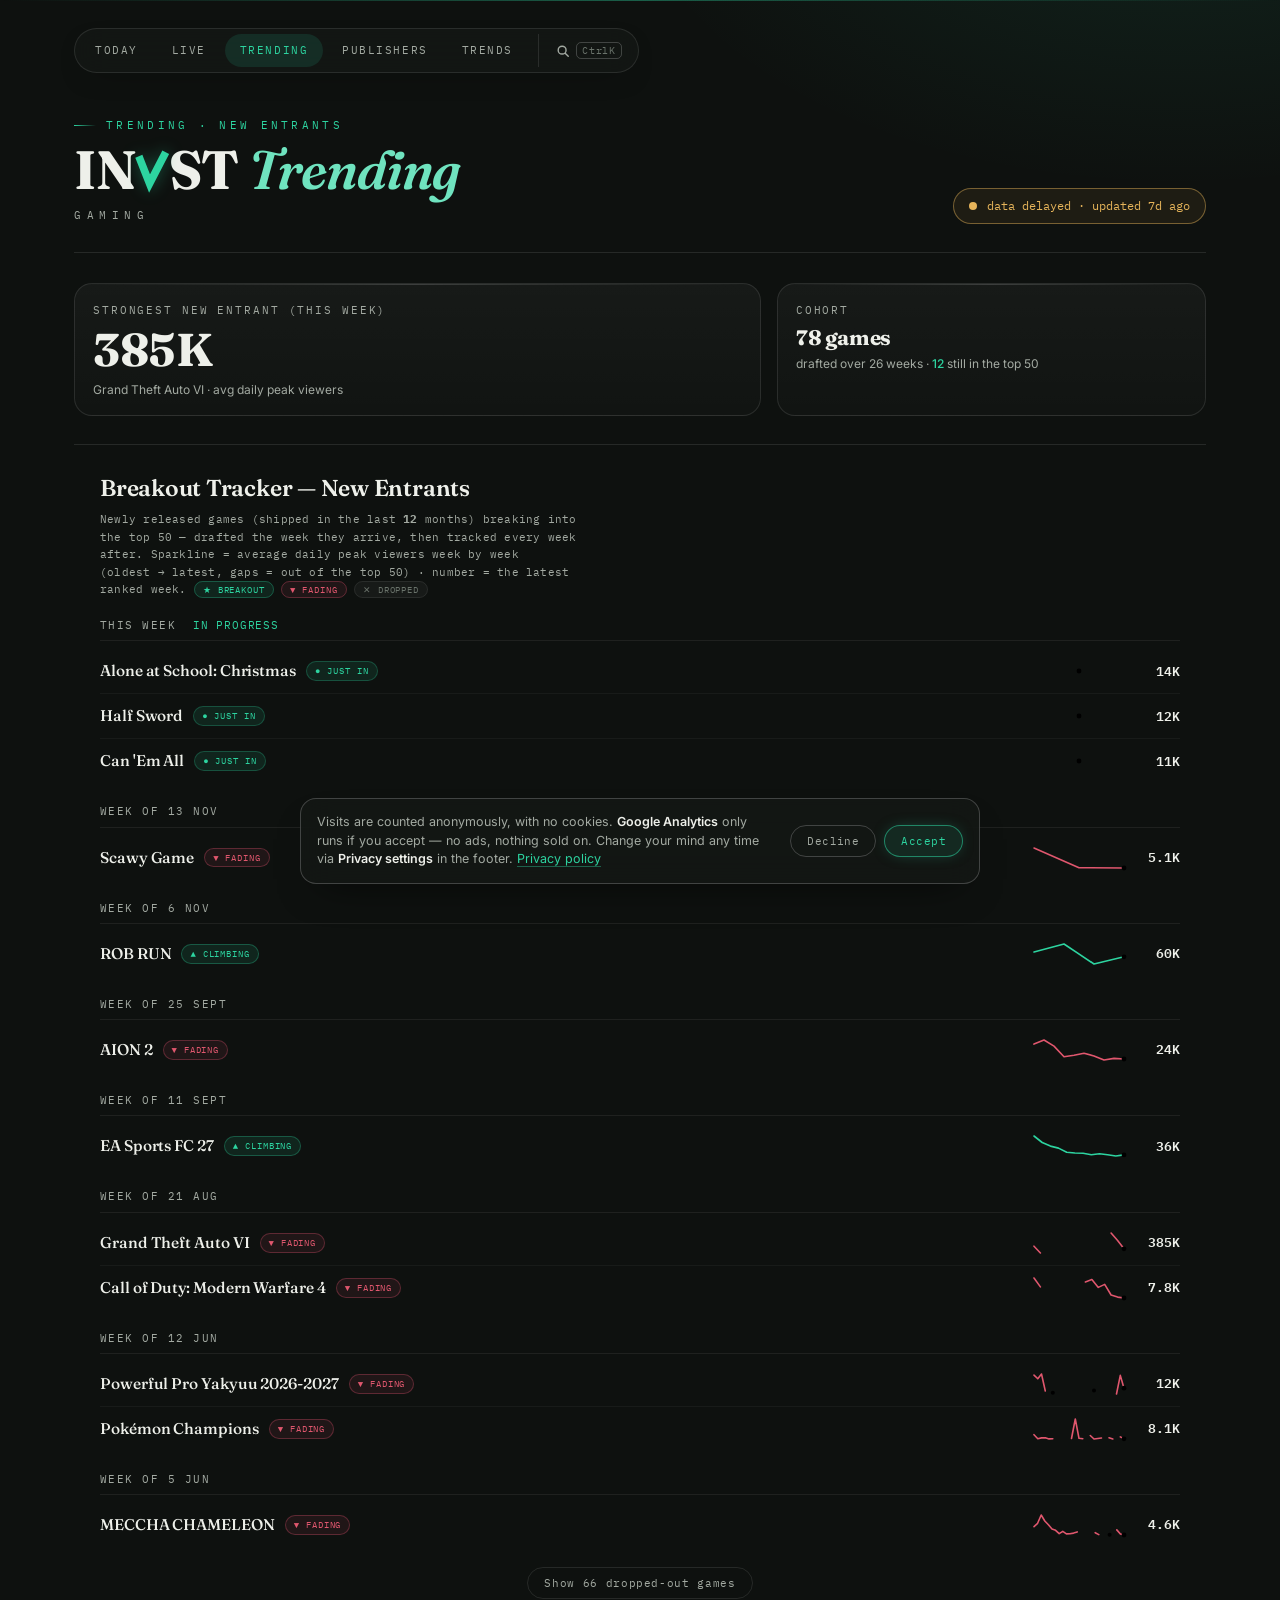
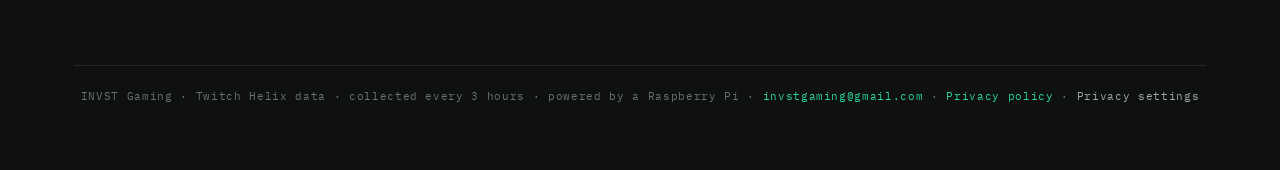
<file: trending.html>
<!DOCTYPE html>
<html lang="en">
<head>
<meta charset="utf-8">
<meta name="viewport" content="width=device-width, initial-scale=1">
<meta name="description" content="Newly released games breaking into Twitch's top 50, tracked week by week: which new releases are climbing, holding, fading or dropping out.">
<meta name="theme-color" content="#0e110f">
<meta property="og:type" content="website">
<meta property="og:site_name" content="INVST Gaming">
<meta property="og:title" content="New Games Breaking Out on Twitch">
<meta property="og:description" content="Newly released games breaking into Twitch's top 50, tracked week by week: which new releases are climbing, holding, fading or dropping out.">
<meta property="og:url" content="https://invstgaming.co.uk/trending">
<meta property="og:image" content="https://invstgaming.co.uk/assets/og.png">
<meta name="twitter:card" content="summary_large_image">
<title>New Games Breaking Out on Twitch | INVST Gaming</title>
<link rel="canonical" href="https://invstgaming.co.uk/trending">
<link rel="icon" type="image/svg+xml" href="assets/favicon.svg?v=2">
<link rel="preconnect" href="https://fonts.googleapis.com">
<link rel="preconnect" href="https://fonts.gstatic.com" crossorigin>
<link href="https://fonts.googleapis.com/css2?family=Fraunces:ital,opsz,wght@0,9..144,400;0,9..144,600;0,9..144,700;1,9..144,600&family=Inter:wght@400;500;600&family=IBM+Plex+Mono:wght@400;500;600&display=swap" rel="stylesheet">
<link rel="stylesheet" href="assets/style.css?v=28">
<script type="application/ld+json">
{
 "@context": "https://schema.org",
 "@type": "Dataset",
 "name": "New game releases breaking into Twitch's top 50",
 "description": "Games released in roughly the last 12 months (per IGDB) that break into Twitch's top 50 categories, drafted the week they arrive and tracked by weekly average daily peak viewers.",
 "url": "https://invstgaming.co.uk/trending",
 "creator": {
  "@type": "Organization",
  "name": "INVST Gaming",
  "url": "https://invstgaming.co.uk/"
 },
 "publisher": {
  "@type": "Organization",
  "name": "INVST Gaming",
  "url": "https://invstgaming.co.uk/"
 },
 "isAccessibleForFree": true,
 "isPartOf": {
  "@id": "https://invstgaming.co.uk/#website"
 },
 "temporalCoverage": "2026-06-05/..",
 "variableMeasured": [
  "Weekly average daily peak viewers"
 ],
 "measurementTechnique": "Snapshots of the Twitch Helix API (top 50 categories and their streams) every 3 hours",
 "keywords": [
  "Twitch",
  "new games",
  "game launches",
  "breakout games",
  "Twitch trends"
 ],
 "distribution": [
  {
   "@type": "DataDownload",
   "encodingFormat": "application/json",
   "contentUrl": "https://invstgaming.co.uk/trending.json"
  }
 ]
}
</script>
</head>
<body>
<div class="wrap">
  <nav class="nav">
    <a href="/">Today</a>
    <a href="/live">Live</a>
    <a href="/trending" class="active">Trending</a>
    <a href="/publishers">Publishers</a>
    <a href="/historical">Trends</a>
  </nav>

  <header>
    <div class="brand">
      <div class="kicker">Trending · new entrants</div>
      <h1>IN<svg class="vmark" viewBox="0 0 38 42" overflow="visible" aria-hidden="true"><polyline points="5,8 16,36 33,3" stroke-width="9"/></svg>ST <span>Trending</span></h1>
      <div class="wordsub">Gaming</div>
    </div>
    <div class="status"><span class="dot"></span><span id="updated">connecting…</span></div>
  </header>

  <div class="kpis js-err" id="kpis">
    <div class="kpi lead skel" aria-hidden="true"></div><div class="kpi skel" aria-hidden="true"></div>
  </div>

  <section class="panel">
    <h2>Breakout Tracker — New Entrants</h2>
    <div class="cap">Newly released games (shipped in the last <b id="bo-window">12</b> months) breaking into the top 50 — drafted the week they arrive, then tracked every week after. Sparkline = average daily peak viewers week by week (oldest&nbsp;→&nbsp;latest, gaps = out of the top 50) · number = the latest ranked week. <span class="btag up">★ breakout</span> <span class="btag down">▼ fading</span> <span class="btag dropped">✕ dropped</span></div>
    <div id="breakout" class="js-err"><div class="skelrows" aria-hidden="true">
      <div class="skelrow"></div><div class="skelrow"></div><div class="skelrow"></div>
      <div class="skelrow"></div><div class="skelrow"></div><div class="skelrow"></div>
    </div></div>
  </section>

  <footer>INVST Gaming · Twitch Helix data · collected every 3 hours · powered by a Raspberry Pi · <a href="mailto:invstgaming@gmail.com">invstgaming@gmail.com</a></footer>
</div>

<script src="assets/common.js?v=30"></script>
<script>
/* trend label + colour class for each breakout draftee's trajectory */
const TREND_TAG = {
  breakout: ["up",      "★ breakout"],
  up:       ["up",      "▲ climbing"],
  down:     ["down",    "▼ fading"],
  flat:     ["flat",    "→ holding"],
  dropped:  ["dropped", "✕ dropped out"],
  "new":    ["new",     "● just in"],
};
/* week dates are date-only ("2026-10-16" = UTC midnight): format in UTC so
   visitors west of GMT don't see the previous day */
const boWeek = s => new Date(s).toLocaleDateString("en-GB", {day:"numeric", month:"short", timeZone:"UTC"});

/* lede: the strongest new entrant this week + the size of the tracked cohort */
function renderTrendingKpis(data){
  const el=document.getElementById("kpis");
  const bo=data.breakout||{}, cohort=bo.cohort||[];
  if(!el) return;
  if(!cohort.length){ el.remove(); return; }
  /* only games still in the top 50 — a dropped game's `latest` is from an old week */
  const best=cohort.filter(m=>m.latest!=null&&m.trend!=="dropped").sort((a,b)=>b.latest-a.latest)[0];
  const weeks=(bo.weeks||[]).length;
  const active=cohort.filter(m=>m.trend!=="dropped").length;
  el.innerHTML=`
    <div class="kpi lead">
      <div class="label">Strongest New Entrant (this week)</div>
      <div class="valrow"><div class="val">${best?fmt(best.latest):"—"}</div></div>
      <div class="sub">${best?esc(best.category)+" · avg daily peak viewers":""}</div>
    </div>
    <div class="kpi">
      <div class="label">Cohort</div>
      <div class="valrow"><div class="val sm">${cohort.length} games</div></div>
      <div class="sub">drafted over ${weeks} week${weeks===1?"":"s"} · <b>${active}</b> still in the top 50</div>
    </div>`;
}

/* inline SVG sparkline of a draftee's week-by-week trajectory. Null weeks
   (out of the top 50) break the line; isolated points render as dots; the
   latest week gets an end dot. Colour comes from the row's trend class. */
function sparkSvg(series, cls){
  const W=96, H=26, P=3;
  const v=series.map(p=>p.avg_peak);
  const nums=v.filter(x=>x!=null);
  if(!nums.length) return "";
  const mx=Math.max(...nums), mn=Math.min(...nums);
  const X=i=> v.length===1 ? W/2 : P + i*(W-2*P)/(v.length-1);
  const Y=x=> mx===mn ? H/2 : H-P-(x-mn)*(H-2*P)/(mx-mn);
  let d="", pen=false;
  const dots=[];
  v.forEach((x,i)=>{
    if(x==null){ pen=false; return; }
    d += (pen?" L":" M")+X(i).toFixed(1)+" "+Y(x).toFixed(1);
    const soloL = i===0 || v[i-1]==null, soloR = i===v.length-1 || v[i+1]==null;
    if(soloL && soloR) dots.push(`<circle cx="${X(i).toFixed(1)}" cy="${Y(x).toFixed(1)}" r="2"/>`);
    pen=true;
  });
  let li=v.length-1; while(li>=0 && v[li]==null) li--;
  if(li>=0) dots.push(`<circle cx="${X(li).toFixed(1)}" cy="${Y(v[li]).toFixed(1)}" r="2.4"/>`);
  return `<svg class="bspark ${cls}" viewBox="0 0 ${W} ${H}" aria-hidden="true">`+
    `<path d="${d.trim()}" fill="none" stroke="currentColor" stroke-width="1.6" stroke-linecap="round" stroke-linejoin="round"/>`+
    dots.join("")+`</svg>`;
}

function renderBreakout(data){
  const bo = data.breakout || {weeks:[], cohort:[]};
  const host = document.getElementById("breakout");
  const wb = document.getElementById("bo-window");
  if(wb && bo.window_months) wb.textContent = bo.window_months;
  if(!bo.cohort || !bo.cohort.length){
    host.innerHTML = '<div class="error">No new entrants yet — waiting for a newly released game to break into the top 50.</div>';
    return;
  }
  /* newest week first, one group per week, skip weeks that drafted nobody. Games
     still in the top 50 lead each week; dropped-out ones are folded away behind the
     toggle at the bottom (a week where every game dropped hides entirely) */
  const weeks = (bo.weeks || []).slice().reverse();
  const nDropped = bo.cohort.filter(m => m.trend === "dropped").length;
  let html = "";
  for(const w of weeks){
    const members = bo.cohort.filter(m => m.entry_week === w.week_no)
      .sort((a,b) => (a.trend==="dropped") - (b.trend==="dropped"));
    if(!members.length) continue;
    const head = w.complete
      ? `Week of ${boWeek(w.start)}`
      : `This week <span class="bprov">in progress</span>`;
    const allOut = members.every(m => m.trend === "dropped");
    html += `<div class="bweek${allOut?" bout":""}"><div class="bweekhead">${head}</div>`;
    for(const m of members){
      const [cls, lbl] = TREND_TAG[m.trend] || TREND_TAG["new"];
      /* latest = last week still ranked; dimmed when the game has since dropped out */
      const nums = m.series.filter(p => p.avg_peak != null);
      const lastVal = nums.length ? fmt(nums[nums.length-1].avg_peak) : "—";
      const out = !m.series.length || m.series[m.series.length-1].avg_peak == null;
      const seq = m.series.map(p => p.avg_peak == null ? "—" : fmt(p.avg_peak)).join(" › ");
      html += `<div class="brow${m.trend==="dropped"?" bout":""}">
          <div class="bmain"><span class="cat">${esc(m.category)}</span><span class="btag ${cls}">${lbl}</span></div>
          <div class="btraj" title="${esc(seq)}" aria-label="Weekly avg peak: ${esc(seq)}">${sparkSvg(m.series, cls)}<span class="blatest${out?" out":""}">${lastVal}</span></div>
        </div>`;
    }
    html += `</div>`;
  }
  if(nDropped) html += `<button type="button" class="bmore" aria-expanded="${!!renderBreakout.showAll}"></button>`;
  host.innerHTML = html;
  /* the open/closed choice survives auto-refresh re-renders */
  const btn = host.querySelector(".bmore");
  const paint = () => {
    const on = !!renderBreakout.showAll;
    host.classList.toggle("bhide", !on);
    if(btn){
      btn.textContent = on ? "Hide dropped-out games" : `Show ${nDropped} dropped-out game${nDropped===1?"":"s"}`;
      btn.setAttribute("aria-expanded", on);
    }
  };
  if(btn) btn.onclick = () => {
    renderBreakout.showAll = !renderBreakout.showAll; paint();
    track("breakout_toggle_dropped", { visible: renderBreakout.showAll ? "show" : "hide" });
  };
  paint();
}

function renderTrendingPage(data){
  renderTrendingKpis(data);
  renderBreakout(data);
}

loadData("trending.json").then(data=>{
  setUpdated(data);
  renderTrendingPage(data);
  if(window.startAutoRefresh) startAutoRefresh("trending.json", data, renderTrendingPage);
}).catch(showError);
</script>
</body>
</html>
</file>
<file: assets/style.css>
/* ============================================================
   INVST Gaming — design system v3 · "Ledger" (editorial data)
   Fonts are loaded via <link> in each page head:
   Fraunces (display serif) · Inter (body) · IBM Plex Mono (data)
   ============================================================ */

:root{
  --bg:#0e110f;            /* ground — a green-black, not the old bluish near-black */
  --raise:#161a17;         /* raised surface */
  --raise-2:#1c211d;       /* deeper raise (tracks, insets) */
  --panel-solid:#161a17;
  --glass:rgba(20,24,21,.82);
  --line:rgba(255,255,255,.10);
  --line-2:rgba(255,255,255,.20);
  --text:#eef0ea;
  --muted:#a3aaa2;
  --faint:#6a736b;
  --accent:#2dd4a0;        /* the one signal colour — only ever marks data/state */
  --accent-2:#6fe3bf;
  --accent-dim:#1e8f6b;
  /* Ledger drops the purple co-lead: magnitude bars now read in the single green.
     The --purple* names are kept so existing rules resolve to green. */
  --purple:#2dd4a0;
  --purple-dim:#1e8f6b;
  --teal:#2dd4a0;
  --coral:#e0576e;         /* critical */
  --amber:#e6b45a;         /* warning */
  --glow:rgba(45,212,160,.10);
  --shadow-lift:0 18px 40px -22px rgba(0,0,0,.7);
  --ease:cubic-bezier(.22,.61,.21,1);
  --font-display:"Fraunces",Georgia,serif;
  --font-body:"Inter",system-ui,sans-serif;
  --font-mono:"IBM Plex Mono",ui-monospace,monospace;
}

*{box-sizing:border-box;margin:0;padding:0}
html{scroll-behavior:smooth}

/* smooth cross-document fade between pages (progressive enhancement —
   ignored by browsers without the View Transitions API) */
@view-transition{ navigation: auto; }
::view-transition-old(root),::view-transition-new(root){animation-duration:.32s}
body{
  background:var(--bg);
  color:var(--text);
  font-family:var(--font-body);
  min-height:100vh;
  line-height:1.55;
  -webkit-font-smoothing:antialiased;
  text-rendering:optimizeLegibility;
  /* Ledger: a clean, flat ground — no aurora wash, no dot-grid. One barely-there
     green vignette top-right gives depth without the "galaxy dashboard" look. */
  background-image:radial-gradient(900px 520px at 92% -15%, var(--glow), transparent 62%);
  background-attachment:fixed;
}
/* a single masthead hairline along the very top edge — one colour, quiet */
body::after{
  content:"";position:fixed;top:0;left:0;right:0;height:1px;z-index:60;pointer-events:none;
  background:linear-gradient(90deg,transparent,rgba(45,212,160,.4) 50%,transparent);
}

::selection{background:rgba(45,212,160,.28);color:var(--text)}
::-webkit-scrollbar{width:10px;height:10px}
::-webkit-scrollbar-track{background:transparent}
::-webkit-scrollbar-thumb{background:#272c28;border-radius:99px;border:3px solid var(--bg)}
::-webkit-scrollbar-thumb:hover{background:#353c36}
:focus-visible{outline:2px solid var(--accent);outline-offset:2px;border-radius:6px}

.wrap{position:relative;z-index:1;max-width:1180px;margin:0 auto;padding:18px 16px 56px}

/* ---- nav: floating glass segmented control (sticky) ---- */
.nav{
  /* Sticky/floating nav. It used to steal clicks from the chart range/category
     controls when they scrolled up into its band (z-index:50 sat on top of
     them). Fixed by raising .chartctl to z-index:51 (see below) so the controls
     always win the hit-test and stay clickable as they pass under the nav. */
  position:sticky;top:12px;z-index:50;
  display:flex;flex-wrap:wrap;width:max-content;max-width:100%;gap:4px;
  padding:5px;margin-bottom:30px;
  border:1px solid var(--line);border-radius:999px;
  background:var(--glass);
  -webkit-backdrop-filter:blur(16px) saturate(150%);
  backdrop-filter:blur(16px) saturate(150%);
  box-shadow:0 10px 30px -18px rgba(0,0,0,.7);
  /* `backwards` (not `forwards`) so the resting opacity/transform cascade normally
     — otherwise the held end-state would override the scroll-collapse rule below */
  animation:rise .6s var(--ease) backwards;
}
.nav a{
  font-family:var(--font-mono);font-size:11px;letter-spacing:.14em;text-transform:uppercase;
  color:var(--muted);text-decoration:none;padding:8px 15px;border-radius:999px;white-space:nowrap;
  transition:color .25s,background .25s,transform .15s var(--ease);
}
.nav a:hover{color:var(--text);background:rgba(255,255,255,.05)}
.nav a:active{transform:scale(.95)}
.nav a.active{
  color:var(--accent);background:rgba(45,212,160,.12);
}

/* ---- header / hero ---- */
header{
  display:flex;align-items:flex-end;justify-content:space-between;gap:20px;flex-wrap:wrap;
  border-bottom:1px solid var(--line);padding:14px 0 28px;margin-bottom:30px;
  opacity:0;animation:rise .7s .08s var(--ease) forwards;
}
.brand{display:flex;flex-direction:column;gap:8px}
.kicker{
  display:flex;align-items:center;gap:10px;
  font-family:var(--font-mono);font-size:11px;letter-spacing:.3em;
  text-transform:uppercase;color:var(--accent);
}
.kicker::before{content:"";width:22px;height:1px;flex:none;
  background:linear-gradient(90deg,var(--accent),transparent)}
h1{
  font-family:var(--font-display);font-weight:700;
  font-size:clamp(34px,6vw,54px);letter-spacing:-.02em;line-height:1.02;
}
h1 span{
  color:var(--accent-2);font-style:italic;font-weight:600;
}
h1 .vmark{height:.66em;width:auto;display:inline-block;vertical-align:baseline;margin:0 .02em;
  filter:drop-shadow(0 0 8px rgba(45,212,160,.35))}
h1 .vmark polyline{stroke:var(--accent);fill:none;stroke-linecap:square;stroke-linejoin:miter}
.wordsub{font-family:var(--font-mono);font-size:11px;letter-spacing:.5em;
  text-transform:uppercase;color:var(--muted);margin-top:2px}
/* masthead meta: the status pill plus a dateline. Scope and dataset depth are
   provenance — the paper's imprint — not findings, so they live here, quiet. */
.hmeta{display:flex;flex-direction:column;align-items:flex-start;gap:9px}
.dateline{font-family:var(--font-mono);font-size:11px;letter-spacing:.1em;
  text-transform:uppercase;color:var(--faint)}
.status{
  display:inline-flex;align-items:center;gap:10px;
  font-family:var(--font-mono);font-size:12px;color:var(--muted);
  padding:8px 15px;border:1px solid var(--line);border-radius:999px;
  background:rgba(255,255,255,.02);
}
.dot{width:8px;height:8px;border-radius:50%;background:var(--teal);flex:none;
  box-shadow:0 0 0 0 rgba(45,212,160,.6);animation:pulse 2.2s infinite}
/* data feed hasn't refreshed recently: amber, and stop pulsing (it isn't live) */
.status.stale{color:var(--amber);border-color:rgba(230,180,90,.45);background:rgba(230,180,90,.07)}
.status.stale .dot{background:var(--amber);animation:none;box-shadow:none}

/* ---- kpi strip ---- */
/* A lede and its support — not four equal slots. Both figures here are news
   (they move, they carry a delta); scope/depth sit in the dateline instead. */
.kpis{display:grid;grid-template-columns:1fr;gap:12px;margin-bottom:28px}
.kpi{
  position:relative;overflow:hidden;
  background:linear-gradient(180deg,rgba(255,255,255,.04),rgba(255,255,255,.015));
  border:1px solid var(--line);border-radius:18px;padding:18px 18px 16px;
  opacity:0;animation:rise .7s var(--ease) forwards;
  transition:transform .35s var(--ease),border-color .35s,box-shadow .35s;
}
.kpi::before{content:"";position:absolute;inset:0 0 auto 0;height:1px;
  background:linear-gradient(90deg,transparent,rgba(255,255,255,.16),transparent)}
.kpi:hover{transform:translateY(-3px);border-color:var(--line-2);box-shadow:var(--shadow-lift)}
.kpi:nth-child(1){animation-delay:.10s}.kpi:nth-child(2){animation-delay:.16s}
.kpi:nth-child(3){animation-delay:.22s}.kpi:nth-child(4){animation-delay:.28s}
.kpi .label{font-family:var(--font-mono);font-size:10.5px;letter-spacing:.18em;
  text-transform:uppercase;color:var(--muted)}
.kpi .val{font-family:var(--font-display);font-weight:700;font-size:clamp(24px,4.4vw,32px);
  margin-top:8px;line-height:1.05;letter-spacing:-.01em}
.kpi .val.sm{font-size:clamp(17px,3vw,21px)}
.kpi .sub{font-size:12px;color:var(--muted);margin-top:6px}
.kpi .delta{display:inline-flex;align-items:baseline;gap:6px;margin-top:8px;
  font-family:var(--font-mono);font-size:11.5px;font-weight:500;letter-spacing:.01em}
.kpi .delta span{color:var(--faint);font-weight:400;letter-spacing:.04em}
.kpi .delta.up{color:var(--teal)}
.kpi .delta.down{color:var(--coral)}
.kpi .delta.flat{color:var(--muted)}
/* the lede: figure and its movement share a baseline, so they read as one line */
.valrow{display:flex;align-items:baseline;gap:12px;flex-wrap:wrap}
.valrow .delta{margin-top:0}
.kpi.lead .val{font-size:clamp(34px,7vw,46px)}
/* a lead card whose value is a name, not a figure — mid-size so long titles fit */
.kpi.lead .val.sm{font-size:clamp(20px,3.6vw,26px)}
.kpi .sub b{color:var(--teal);font-weight:500}

/* ---- landing hub (home / Overview) ---- */
.hub{margin:0 0 30px}
.bio{font-size:15px;line-height:1.6;color:var(--muted);max-width:64ch;margin:0 0 20px}
.hubgrid{display:grid;grid-template-columns:repeat(4,1fr);gap:14px}
.hubcard{display:flex;flex-direction:column;gap:9px;padding:16px 16px 15px;
  background:linear-gradient(180deg,rgba(255,255,255,.04),rgba(255,255,255,.015));
  border:1px solid var(--line);border-radius:18px;text-decoration:none;color:inherit;
  transition:transform .25s var(--ease),border-color .25s,box-shadow .25s,background .25s}
.hubcard:hover{transform:translateY(-3px);border-color:rgba(45,212,160,.45);box-shadow:var(--shadow-lift);
  background:linear-gradient(180deg,rgba(45,212,160,.06),rgba(255,255,255,.012))}
.hubtop{display:flex;justify-content:space-between;align-items:center}
.hubname{font-family:var(--font-display);font-weight:600;font-size:16px}
.hubgo{color:var(--faint);font-size:15px;transition:transform .25s var(--ease),color .25s}
.hubcard:hover .hubgo{color:var(--accent);transform:translateX(3px)}
.hubdesc{font-size:12.5px;line-height:1.5;color:var(--muted);flex:1 1 auto}
.hubstat{display:flex;flex-direction:column;gap:2px;min-height:30px}
.hubstat .tlabel{font-family:var(--font-mono);font-size:9px;letter-spacing:.13em;text-transform:uppercase;color:var(--faint)}
.hubstat .tval{font-family:var(--font-mono);font-size:12.5px;color:var(--accent);font-weight:500}
.glance{font-family:var(--font-mono);font-size:10.5px;letter-spacing:.18em;text-transform:uppercase;
  color:var(--muted);margin:0 0 14px}
@media (max-width:900px){ .hubgrid{grid-template-columns:repeat(2,1fr)} }
@media (max-width:520px){ .hubgrid{grid-template-columns:1fr} }

/* ---- "Today" briefing (home): a written headline from the latest data, then
   one story card per page, each linking to where the story continues ---- */
.today{margin:0 0 30px}
.headline{font-family:var(--font-display);font-weight:600;letter-spacing:-.01em;
  font-size:clamp(23px,3.3vw,33px);line-height:1.28;max-width:34ch;margin:0}
.headline b{color:var(--accent);font-weight:600}
.headline.skel{min-height:3.9em;border-radius:12px}
.standfirst{font-size:15px;line-height:1.6;color:var(--muted);max-width:64ch;margin:14px 0 24px}
.standfirst b{color:var(--text);font-weight:600}
.story .skick{font-family:var(--font-mono);font-size:9.5px;letter-spacing:.14em;text-transform:uppercase;color:var(--faint)}
.story .stitle{font-family:var(--font-display);font-weight:600;font-size:19px;line-height:1.2}
.story .sfig{font-family:var(--font-mono);font-size:13px;font-weight:500}
.story .sfig.up{color:var(--accent)} .story .sfig.down{color:var(--coral)}
.story .sgo{font-family:var(--font-mono);font-size:10.5px;letter-spacing:.08em;color:var(--faint);
  margin-top:auto;padding-top:4px;transition:color .25s}
.story:hover .sgo{color:var(--accent)}
.morelink{display:inline-block;margin:10px 0 4px;font-family:var(--font-mono);font-size:11px;
  letter-spacing:.06em;color:var(--accent);text-decoration:none;border-bottom:1px solid transparent}
.morelink:hover{border-bottom-color:var(--accent)}
/* short/long variants of a story's label and figure: long on desktop, short on phones */
.story .sm{display:none}
/* headline "More" toggle — phones only */
.hlmore{display:none;background:none;border:0;padding:0;margin:8px 0 0;cursor:pointer;
  font-family:var(--font-mono);font-size:11px;letter-spacing:.06em;color:var(--accent)}
@media (max-width:760px){
  /* headline: first sentence only, the rest one tap away */
  .headline{font-size:22px;line-height:1.3}
  .headline .hlrest{display:none}
  .headline.open .hlrest{display:inline}
  .hlmore{display:inline-block}
  .standfirst{font-size:13.5px;margin:10px 0 18px}
  /* stories: compact 2×2 tiles — label, name, number; tap to open the page */
  .hubgrid.stories{grid-template-columns:1fr 1fr;gap:10px}
  .story{padding:12px;gap:5px;border-radius:16px}
  .story .lg,.story .hubdesc,.story .sgo{display:none}
  .story .sm{display:inline}
  .story .skick{font-size:8.5px;letter-spacing:.12em}
  .story .stitle{font-size:15.5px}
  .story .sfig{font-size:12px;margin-top:auto}
  /* slimmer top-5 rows */
  #top5 .xrow{padding:5px 10px}
  #top5 .cat{font-size:14px}
  #top5 .barname{margin-bottom:4px}
  #top5 .track{height:4px}
}

/* sort / view switch above a list (reuses the chart range-pill look) */
.listctl{margin:-2px 0 14px}

/* ---- panels: broadsheet sections, not boxes ----
   Each section is separated by a masthead hairline and headed by a serif
   headline over a mono dek — no card, no glass, no shadow. */
.panel{
  position:relative;background:transparent;
  border:0;border-top:1px solid var(--line);border-radius:0;
  padding:26px 0 6px;margin-bottom:14px;
}
.panel h2{
  font-family:var(--font-display);font-weight:600;font-size:23px;
  letter-spacing:-.01em;text-transform:none;
  display:block;margin-bottom:4px;
}
.cap{font-family:var(--font-mono);font-size:11px;color:var(--muted);
  margin:4px 0 18px;letter-spacing:.02em;line-height:1.6;
  white-space:normal;overflow-wrap:break-word;max-width:72ch}
.cap a{color:var(--accent);text-decoration:none;border-bottom:1px solid transparent;transition:border-color .2s}
.cap a:hover{border-bottom-color:var(--accent)}

/* ---- category bars ---- */
.rows{display:flex;flex-direction:column;gap:2px}
.row{display:grid;grid-template-columns:26px minmax(0,1fr) 76px;align-items:center;gap:10px}
/* clickable rows (Live): fluid hover surface + press feel, reusing the nav hover idiom */
.xrow{cursor:pointer;border-radius:12px;padding:8px 10px;margin:0 -10px;
  transition:background .22s var(--ease),box-shadow .22s var(--ease),transform .12s var(--ease)}
.xrow:hover{background:rgba(255,255,255,.035)}
.xrow.open{background:rgba(45,212,160,.05)}
.xrow:active{transform:scale(.992)}
/* cascade: rows fade in and bars fill top-to-bottom (--i set per row in markup) */
.rows .row{opacity:0;animation:rise .5s var(--ease) forwards;animation-delay:calc(var(--i,0)*35ms)}
.rows .fill{transition-delay:calc(var(--i,0)*35ms)}
.rows .fill::after{animation-delay:calc(1.1s + var(--i,0)*35ms)}
.rank{font-family:var(--font-mono);font-size:12px;color:var(--faint);text-align:right}
.barwrap{position:relative;min-width:0}
.barname{display:flex;justify-content:space-between;align-items:baseline;margin-bottom:6px;gap:10px;min-width:0}
.cat{font-family:var(--font-display);font-weight:600;font-size:15.5px;letter-spacing:-.005em;min-width:0;
  overflow:hidden;text-overflow:ellipsis;white-space:nowrap}
.conc{font-family:var(--font-mono);font-size:11px;color:var(--muted);white-space:nowrap}
.conc b{color:var(--teal);font-weight:500}
.track{height:7px;background:rgba(255,255,255,.05);border-radius:99px;overflow:hidden}
.fill{
  /* overflow:hidden clips the sheen — it ends parked past the fill's right edge,
     where it used to show on the empty track as a grey smear */
  position:relative;height:100%;border-radius:99px;width:0;overflow:hidden;
  background:linear-gradient(90deg,var(--purple-dim),var(--purple));
  transition:width 1.1s var(--ease);
}
.fill::after{content:"";position:absolute;inset:0;transform:translateX(-100%);
  background:linear-gradient(105deg,transparent 30%,rgba(255,255,255,.22) 50%,transparent 70%);
  animation:sheen 1.4s 1.1s var(--ease) forwards}
.fill.teal{background:linear-gradient(90deg,#17a87d,var(--teal))}
.fill.red{background:linear-gradient(90deg,#b03a55,var(--coral))}
/* fragility fill reads its own severity — green / amber / red, like the meter card */
.fill.ok{background:linear-gradient(90deg,var(--accent-dim),var(--accent))}
.fill.warn{background:linear-gradient(90deg,#b98a2f,var(--amber))}
.fill.crit{background:linear-gradient(90deg,#c04d63,var(--coral))}
.views{font-family:var(--font-mono);font-size:13px;font-weight:500;text-align:right}

/* fragile tag */
.tag{font-family:var(--font-mono);font-size:9.5px;letter-spacing:.12em;text-transform:uppercase;
  color:var(--amber);border:1px solid rgba(230,180,90,.4);background:rgba(230,180,90,.08);
  border-radius:5px;padding:1px 6px;margin-left:7px;vertical-align:middle}

/* ---- charts + controls ---- */
.chartbox{position:relative;height:300px}
/* z-index:51 keeps the range/category controls above the sticky nav (z-index:50)
   so they stay clickable when they scroll up into the nav's band */
.chartctl{display:flex;flex-direction:column;gap:10px;margin:-2px 0 16px;position:relative;z-index:51}
.pills{display:flex;flex-wrap:wrap;gap:6px}
.cpill{
  font-family:var(--font-mono);font-size:11px;padding:5px 14px;border-radius:999px;
  border:1px solid var(--line);background:transparent;color:var(--muted);cursor:pointer;
  transition:color .2s,border-color .2s,background .2s,box-shadow .2s,transform .15s var(--ease);
}
.cpill:hover{color:var(--text);border-color:var(--line-2)}
.cpill:active{transform:scale(.94)}
.cpill.on{
  border-color:rgba(45,212,160,.55);color:var(--accent);background:rgba(45,212,160,.10);
  box-shadow:0 0 16px -6px rgba(45,212,160,.5);
}
.chips{display:flex;flex-wrap:wrap;gap:6px}
.chip{
  display:inline-flex;align-items:center;gap:7px;
  font-family:var(--font-body);font-size:11.5px;padding:5px 12px;border-radius:999px;
  border:1px solid var(--line);background:transparent;color:var(--muted);
  cursor:pointer;opacity:.45;
  transition:opacity .2s,color .2s,border-color .2s,transform .15s var(--ease);
}
.chip:hover{opacity:.8}
.chip:active{transform:scale(.94)}
.chip.on{opacity:1;color:var(--text);border-color:var(--c)}
.chip .dotc{width:8px;height:8px;border-radius:50%;flex:none;background:var(--c);
  box-shadow:0 0 8px var(--c)}

/* ---- movers (risers / fallers) ---- */
.movers{display:grid;grid-template-columns:1fr;gap:22px}
.movertitle{font-family:var(--font-mono);font-size:11px;letter-spacing:.18em;
  text-transform:uppercase;color:var(--muted);margin-bottom:14px}
.movertitle.up{color:var(--teal)}
.movertitle.down{color:var(--coral)}
.moverrow{margin-bottom:14px}
.moverhead{display:flex;justify-content:space-between;align-items:baseline;margin-bottom:6px;gap:10px}
.moverval{font-family:var(--font-mono);font-size:12px;white-space:nowrap}
.moverval.up{color:var(--teal)}
.moverval.down{color:var(--coral)}

/* ---- breakout tracker (Trending page) ---- */
.bweek{margin-bottom:20px}
.bweek:last-child{margin-bottom:0}
.bweekhead{font-family:var(--font-mono);font-size:10.5px;letter-spacing:.14em;text-transform:uppercase;
  color:var(--muted);margin:0 0 8px;padding-bottom:7px;border-bottom:1px solid rgba(255,255,255,.07)}
.bprov{color:var(--accent);margin-left:8px;letter-spacing:.08em}
.brow{display:flex;justify-content:space-between;align-items:center;gap:14px;padding:9px 0}
.brow + .brow{border-top:1px solid rgba(255,255,255,.045)}
.bmain{display:flex;align-items:center;gap:10px;min-width:0;flex:1 1 auto}
.bmain .cat{font-weight:500}
.btraj{display:flex;align-items:center;gap:9px;flex:0 0 auto;
  font-family:var(--font-mono);font-size:12px;white-space:nowrap}
/* week-by-week trajectory as an inline sparkline; colour = the row's trend state */
.bspark{width:96px;height:26px;flex:none;display:block;overflow:visible}
.bspark.up,.bspark.new{color:var(--teal)}
.bspark.down{color:var(--coral)}
.bspark.flat{color:var(--muted)}
.bspark.dropped{color:var(--faint)}
.blatest{font-family:var(--font-mono);font-size:12.5px;font-weight:600;min-width:44px;text-align:right}
.blatest.out{color:var(--faint);font-weight:400}
.btag{font-family:var(--font-mono);font-size:9px;letter-spacing:.1em;text-transform:uppercase;
  padding:2px 8px;border-radius:99px;white-space:nowrap;border:1px solid transparent;flex:none}
.btag.up{color:var(--teal);background:rgba(45,212,160,.10);border-color:rgba(45,212,160,.30)}
.btag.down{color:var(--coral);background:rgba(255,92,122,.08);border-color:rgba(255,92,122,.28)}
.btag.flat{color:var(--muted);background:rgba(255,255,255,.05)}
.btag.new{color:var(--accent);background:rgba(45,212,160,.10);border-color:rgba(45,212,160,.25)}
.btag.dropped{color:var(--faint);background:rgba(255,255,255,.04);border-color:rgba(255,255,255,.08)}
/* dropped-out games fold away until the "show" toggle is pressed */
.bhide .brow.bout,.bhide .bweek.bout{display:none}
.bmore{display:block;margin:6px auto 0;font-family:var(--font-mono);font-size:11px;letter-spacing:.06em;
  padding:8px 16px;border-radius:999px;border:1px solid var(--line);background:transparent;
  color:var(--muted);cursor:pointer;transition:color .2s,border-color .2s,transform .15s var(--ease)}
.bmore:hover{color:var(--text);border-color:var(--line-2)}
.bmore:active{transform:scale(.96)}
@media (max-width:760px){
  /* keep the sparkline beside the name; the tag wraps under the name instead */
  .bmain{flex-wrap:wrap;gap:4px 8px}
  .bspark{width:60px}
  .blatest{min-width:38px}
}

/* ---- rank heatmap (Historical page) ---- */
.hmscroll{overflow-x:auto;padding-bottom:4px}
.hmgrid{display:grid;gap:3px;min-width:min-content}
.hmh{font-family:var(--font-mono);font-size:10px;color:var(--muted);text-align:center;
  display:flex;flex-direction:column;justify-content:flex-end;padding-bottom:4px;line-height:1.3}
.hmh span{color:var(--faint)}
.hmname{font-family:var(--font-display);font-weight:600;font-size:13.5px;align-self:center;
  padding-right:10px;overflow:hidden;text-overflow:ellipsis;white-space:nowrap;
  position:sticky;left:0;z-index:1;background:var(--bg)}
.hmc{height:30px;border-radius:5px;display:grid;place-items:center;
  font-family:var(--font-mono);font-size:11.5px;font-weight:600;cursor:default}
.hmc.empty{background:rgba(255,255,255,.025)}
@media (max-width:760px){
  .hmname{white-space:normal;font-size:12.5px;line-height:1.2}
}

/* ---- publisher / franchise logo tiles (Publishers page) ---- */
.moverrow.pubitem{display:flex;align-items:center;gap:11px}
.pubitem .pubbody{flex:1 1 auto;min-width:0}
.plogo,.pmono{width:34px;height:34px;border-radius:9px;flex:none;border:1px solid rgba(255,255,255,.10)}
.plogo{display:grid;place-items:center;overflow:hidden;background:#eef0f6}
.plogo img{max-width:82%;max-height:76%;object-fit:contain;display:block}
.pmono{display:grid;place-items:center;font-weight:700;font-size:12.5px;color:#0e110f}

/* ---- expandable streamer detail (Live page) ---- */
.xrow{cursor:pointer;padding:9px 10px;margin:0 -10px;border-radius:14px;
  transition:background .25s}
.xrow:hover{background:rgba(255,255,255,.035)}
.xrow.open{background:rgba(45,212,160,.05)}
.xrow.open .cat{color:var(--accent)}
/* expand affordance: chevron that swings down when the row is open */
.xrow .cat::after{content:"›";display:inline-block;margin-left:8px;color:var(--faint);
  font-weight:600;line-height:1;transition:transform .25s var(--ease),color .25s}
.xrow:hover .cat::after{color:var(--muted)}
.xrow.open .cat::after{transform:rotate(90deg);color:var(--accent)}
.xpwrap{margin:4px 0 14px 14px;overflow:hidden;
  transition:height .35s var(--ease),opacity .3s,margin .35s var(--ease)}
.xpwrap.closing{opacity:0;margin-top:0;margin-bottom:0}
.xp{border-left:2px solid rgba(45,212,160,.25);padding:10px 0 6px 14px;
  display:flex;flex-direction:column;gap:8px}
.xprow{display:grid;grid-template-columns:18px minmax(70px,1fr) 60px 48px;gap:8px;
  align-items:center;font-size:12px}
.xrank{font-family:var(--font-mono);font-size:10px;color:var(--faint)}
.xname{overflow:hidden;text-overflow:ellipsis;white-space:nowrap}
.xtrack{display:none;height:6px;background:rgba(255,255,255,.06);border-radius:99px;overflow:hidden}
.xfill{display:block;height:100%;border-radius:99px;transform-origin:left;
  background:linear-gradient(90deg,var(--purple-dim),var(--purple));
  animation:growx .8s var(--ease)}
.xshare{font-family:var(--font-mono);font-size:11px;color:var(--purple);text-align:right}
.xviews{font-family:var(--font-mono);font-size:11px;color:var(--muted);text-align:right}
.xpnone{font-family:var(--font-mono);font-size:11px;color:var(--muted)}

/* ---- loading skeletons (replaced by real content when data arrives) ---- */
.skel,.skelrow{position:relative;overflow:hidden;border:1px solid var(--line);
  background:rgba(255,255,255,.028)}
.skel::after,.skelrow::after{content:"";position:absolute;inset:0;transform:translateX(-100%);
  background:linear-gradient(90deg,transparent,rgba(255,255,255,.05),transparent);
  animation:sheen 1.5s ease infinite}
.kpi.skel{min-height:106px;animation:none;opacity:1}
.kpi.skel::before{display:none}
.skelrows{display:flex;flex-direction:column;gap:14px;padding:4px 0}
.skelrow{height:34px;border-radius:12px}
.skelrow:nth-child(2n){width:88%}
.skelrow:nth-child(3n){width:72%}

/* ---- placeholder (not-yet-built panels) ---- */
.placeholder{font-family:var(--font-mono);color:var(--muted);font-size:13px;
  border:1px dashed var(--line-2);border-radius:14px;padding:34px 22px;text-align:center;line-height:1.8}
.placeholder b{color:var(--text);font-weight:500}

/* ---- footer / states ---- */
footer{font-family:var(--font-mono);font-size:11px;color:var(--faint);
  text-align:center;margin-top:40px;padding-top:22px;border-top:1px solid var(--line);
  letter-spacing:.06em}
footer a{color:var(--accent);text-decoration:none;border-bottom:1px solid transparent;transition:border-color .2s}
footer a:hover{border-bottom-color:var(--accent)}
/* "Privacy settings" — a button (it reopens the consent banner) styled like a footer link */
footer .privacy-link{font:inherit;letter-spacing:inherit;color:var(--muted);background:none;border:0;
  border-bottom:1px solid transparent;padding:0;cursor:pointer;transition:color .2s,border-color .2s}
footer .privacy-link:hover{color:var(--text);border-bottom-color:var(--muted)}
.loading,.error{font-family:var(--font-mono);color:var(--muted);font-size:13px;padding:14px 0}

/* ---- long-form text (privacy page) ---- */
.prose{max-width:68ch;font-size:14px;line-height:1.7;color:var(--muted);padding-bottom:8px}
.prose p,.prose ul{margin:0 0 12px}
.prose ul{padding-left:20px}
.prose li{margin-bottom:4px}
.prose b{color:var(--text);font-weight:600}
.prose code{font-family:var(--font-mono);font-size:12.5px;color:var(--text)}
.prose a{color:var(--accent);text-decoration:none;border-bottom:1px solid rgba(45,212,160,.4)}
.prose a:hover{border-bottom-color:var(--accent)}
.prose .consent-btn{margin-top:4px}
.loading{animation:fadepulse 1.6s ease infinite}
.error{color:var(--coral)}

/* ---- scroll reveal (activated by common.js adding html.anim) ---- */
html.anim .rv{opacity:0;transform:translateY(14px)}
html.anim .rv.in{opacity:1;transform:none;
  transition:opacity .6s var(--ease),transform .6s var(--ease)}

/* ---- motion ---- */
@keyframes rise{from{opacity:0;transform:translateY(16px)}to{opacity:1;transform:none}}
@keyframes pulse{0%{box-shadow:0 0 0 0 rgba(45,212,160,.55)}70%{box-shadow:0 0 0 10px rgba(45,212,160,0)}100%{box-shadow:0 0 0 0 rgba(45,212,160,0)}}
@keyframes sheen{to{transform:translateX(100%)}}
@keyframes growx{from{transform:scaleX(0)}}
@keyframes fadepulse{50%{opacity:.45}}

@media (prefers-reduced-motion: reduce){
  *,*::before,*::after{
    animation-duration:.01ms!important;animation-delay:0ms!important;
    animation-iteration-count:1!important;
    transition-duration:.01ms!important;transition-delay:0ms!important;
  }
  html{scroll-behavior:auto}
  ::view-transition-old(root),::view-transition-new(root){animation:none}
}

/* ---- scale up to desktop (mobile-first base above) ---- */
@media (min-width:761px){
  .wrap{padding:28px 24px 64px}
  .kpis{grid-template-columns:1.6fr 1fr;gap:16px}
  .hmeta{align-items:flex-end}
  .panel{padding:26px;margin-bottom:26px}
  .chartbox{height:380px}
  .row{grid-template-columns:32px minmax(0,1fr) 104px;gap:16px}
  .views .vval{font-size:14px}
  .movers{grid-template-columns:1fr 1fr;gap:32px}
  .xpwrap{margin-left:30px}
  .xprow{grid-template-columns:22px minmax(90px,170px) 1fr 56px 68px;gap:10px}
  .xtrack{display:block}
}

/* ============================================================
   Terminal UX layer: live movement, command palette, density
   ============================================================ */

/* ---- Live: stacked value + movement vs last snapshot ---- */
.views{display:flex;flex-direction:column;align-items:flex-end;gap:1px;line-height:1.2}
.views .vval{font-family:var(--font-mono);font-size:13px;font-weight:500}
.vmove{font-family:var(--font-mono);font-size:10.5px;letter-spacing:.02em}
.vmove.up{color:var(--teal)}
.vmove.down{color:var(--coral)}

/* value flash on auto-refresh */
@keyframes flashbg{from{background:rgba(45,212,160,.22)}to{background:transparent}}
.flash{animation:flashbg 1.1s var(--ease);border-radius:6px}

/* ---- nav tools (search + density) ---- */
.navtools{display:inline-flex;align-items:center;gap:2px;margin-left:6px;padding-left:6px;
  border-left:1px solid var(--line)}
.navtool{display:inline-flex;align-items:center;gap:6px;color:var(--muted);
  background:transparent;border:0;border-radius:999px;padding:7px 11px;cursor:pointer;
  font-family:var(--font-mono);font-size:11px;letter-spacing:.08em;
  transition:color .2s,background .2s,transform .15s var(--ease)}
.navtool:hover{color:var(--text);background:rgba(255,255,255,.05)}
.navtool:active{transform:scale(.94)}
.navtool[aria-pressed="true"]{color:var(--accent);background:rgba(45,212,160,.10)}
.navtool .kbd{border:1px solid var(--line-2);border-radius:5px;padding:1px 5px;font-size:10px;color:var(--faint)}
@media (max-width:760px){
  .navtool .kbd{display:none}.navtool{padding:7px 9px}
  .nav{gap:3px}
  .nav a{padding:8px 12px;letter-spacing:.1em}
  /* let long category names wrap instead of truncating, so the full title and the
     inline "fragile" tag + expand chevron stay visible on narrow screens */
  .cat{flex:1 1 0;min-width:0;white-space:normal;overflow:visible;text-overflow:clip}
  /* name gets the full row width; the "top 10 =" note drops beneath it */
  .barname{flex-direction:column;align-items:flex-start;gap:2px}
  .barname .cat{flex:none}
  /* one swipeable row of category chips instead of four stacked rows */
  .chips{flex-wrap:nowrap;overflow-x:auto;scrollbar-width:none;margin:0 -16px;padding:0 16px 2px}
  .chips::-webkit-scrollbar{display:none}
  .chip{flex:none}
  .kicker{letter-spacing:.18em}
}

/* ---- command palette (⌘K) ---- */
.cmdk{position:fixed;inset:0;z-index:100;display:none}
.cmdk.on{display:block}
.cmdk-backdrop{position:absolute;inset:0;background:rgba(5,6,12,.6);
  -webkit-backdrop-filter:blur(4px);backdrop-filter:blur(4px)}
.cmdk-panel{position:relative;max-width:560px;width:calc(100% - 32px);margin:12vh auto 0;
  background:var(--glass);border:1px solid var(--line-2);border-radius:16px;overflow:hidden;
  box-shadow:0 30px 80px -30px rgba(0,0,0,.85);
  -webkit-backdrop-filter:blur(20px) saturate(150%);backdrop-filter:blur(20px) saturate(150%);
  animation:cmdkin .22s var(--ease)}
@keyframes cmdkin{from{opacity:0;transform:translateY(-8px) scale(.98)}}
.cmdk-input{width:100%;border:0;outline:0;background:transparent;color:var(--text);
  font-family:var(--font-body);font-size:16px;padding:18px 20px;border-bottom:1px solid var(--line)}
.cmdk-input::placeholder{color:var(--faint)}
.cmdk-list{max-height:48vh;overflow:auto;padding:8px}
.cmdk-item{display:flex;align-items:center;gap:12px;padding:11px 14px;border-radius:10px;cursor:pointer}
.cmdk-item.active{background:rgba(45,212,160,.10)}
.cmdk-ic{font-family:var(--font-mono);color:var(--faint);width:14px;text-align:center;flex:none}
.cmdk-item.active .cmdk-ic{color:var(--accent)}
.cmdk-lbl{flex:1;font-size:14px;color:var(--text);white-space:nowrap;overflow:hidden;text-overflow:ellipsis}
.cmdk-hint{font-family:var(--font-mono);font-size:11px;color:var(--faint);flex:none}
.cmdk-empty{padding:18px 14px;color:var(--muted);font-family:var(--font-mono);font-size:13px}
.cmdk-foot{display:flex;gap:18px;padding:10px 16px;border-top:1px solid var(--line);
  font-family:var(--font-mono);font-size:11px;color:var(--faint)}
.cmdk-foot b{color:var(--muted);font-weight:500}

/* ---- scroll-collapse burger nav ---- */
.nav{transition:opacity .3s var(--ease),transform .3s var(--ease)}
html.nav-collapsed .nav{opacity:0;transform:translateY(-8px);pointer-events:none}
/* mini cluster (burger + search), fixed top-left, cross-fades in as the nav fades out */
.navmini{
  position:fixed;top:12px;left:16px;z-index:55;display:flex;gap:4px;padding:5px;
  border:1px solid var(--line);border-radius:999px;background:var(--glass);
  -webkit-backdrop-filter:blur(16px) saturate(150%);backdrop-filter:blur(16px) saturate(150%);
  box-shadow:0 10px 30px -18px rgba(0,0,0,.7);
  opacity:0;transform:translateY(-8px) scale(.96);pointer-events:none;
  transition:opacity .3s var(--ease),transform .3s var(--ease);
}
html.nav-collapsed .navmini{opacity:1;transform:none;pointer-events:auto}
.navmini .burger.on{color:var(--accent);background:rgba(45,212,160,.10)}
/* dropdown of pages under the burger */
.navmenu{
  position:fixed;top:54px;left:16px;z-index:54;min-width:180px;
  display:flex;flex-direction:column;gap:2px;padding:6px;
  border:1px solid var(--line);border-radius:14px;background:var(--glass);
  -webkit-backdrop-filter:blur(16px) saturate(150%);backdrop-filter:blur(16px) saturate(150%);
  box-shadow:var(--shadow-lift);
  opacity:0;transform:translateY(-8px);pointer-events:none;
  transition:opacity .22s var(--ease),transform .22s var(--ease);
}
.navmenu.on{opacity:1;transform:none;pointer-events:auto}
.navmenu-item{
  font-family:var(--font-mono);font-size:11.5px;letter-spacing:.12em;text-transform:uppercase;
  color:var(--muted);text-decoration:none;padding:9px 12px;border-radius:9px;
  transition:color .2s,background .2s;
}
.navmenu-item:hover{color:var(--text);background:rgba(255,255,255,.05)}
.navmenu-item.active{color:var(--accent);background:rgba(45,212,160,.10)}
@media (prefers-reduced-motion:reduce){ .nav,.navmini,.navmenu{transition:none} }
/* phones: five tabs don't fit one line (they wrapped into a lopsided two-row pill),
   so the burger + search cluster is the nav from the start */
@media (max-width:760px){
  .nav{display:none}
  .navmini{opacity:1;transform:none;pointer-events:auto}
  .wrap{padding-top:68px}
}

/* ---- consent banner (Consent Mode v2) ---- */
.consent{
  position:fixed;z-index:90;left:0;right:0;bottom:16px;margin:0 auto;
  width:min(680px,calc(100% - 24px));
  display:flex;align-items:center;gap:16px;flex-wrap:wrap;
  padding:14px 16px;
  border:1px solid var(--line-2);border-radius:16px;
  background:var(--glass);
  -webkit-backdrop-filter:blur(16px) saturate(150%);
  backdrop-filter:blur(16px) saturate(150%);
  box-shadow:var(--shadow-lift);
}
.consent-msg{flex:1 1 280px;font-size:12.5px;line-height:1.5;color:var(--muted)}
.consent-msg b{color:var(--text);font-weight:600}
.consent-msg a{color:var(--accent);text-decoration:none;border-bottom:1px solid rgba(45,212,160,.4);white-space:nowrap}
.consent-msg a:hover{border-bottom-color:var(--accent)}
.consent-acts{display:flex;gap:8px;flex:none}
.consent-btn{
  font-family:var(--font-mono);font-size:11px;letter-spacing:.04em;
  padding:8px 16px;border-radius:999px;cursor:pointer;
  border:1px solid var(--line-2);background:transparent;color:var(--muted);
  transition:color .2s,border-color .2s,background .2s,transform .15s var(--ease);
}
.consent-btn:hover{color:var(--text);border-color:var(--line-2)}
.consent-btn:active{transform:scale(.94)}
.consent-btn.ok{
  border-color:rgba(45,212,160,.55);color:var(--accent);background:rgba(45,212,160,.10);
  box-shadow:0 0 16px -6px rgba(45,212,160,.5);
}
.consent-btn.ok:hover{background:rgba(45,212,160,.18);color:var(--accent-2)}
@media (prefers-reduced-motion:no-preference){
  .consent{animation:consent-in .5s var(--ease) both}
}
@keyframes consent-in{from{opacity:0;transform:translateY(14px)}to{opacity:1;transform:none}}
@media (max-width:760px){
  .consent{bottom:10px;flex-direction:column;align-items:stretch}
  .consent-msg{flex:none}   /* the 280px row basis would become a 280px height when stacked */
  .consent-acts{justify-content:flex-end}
}
</file>
